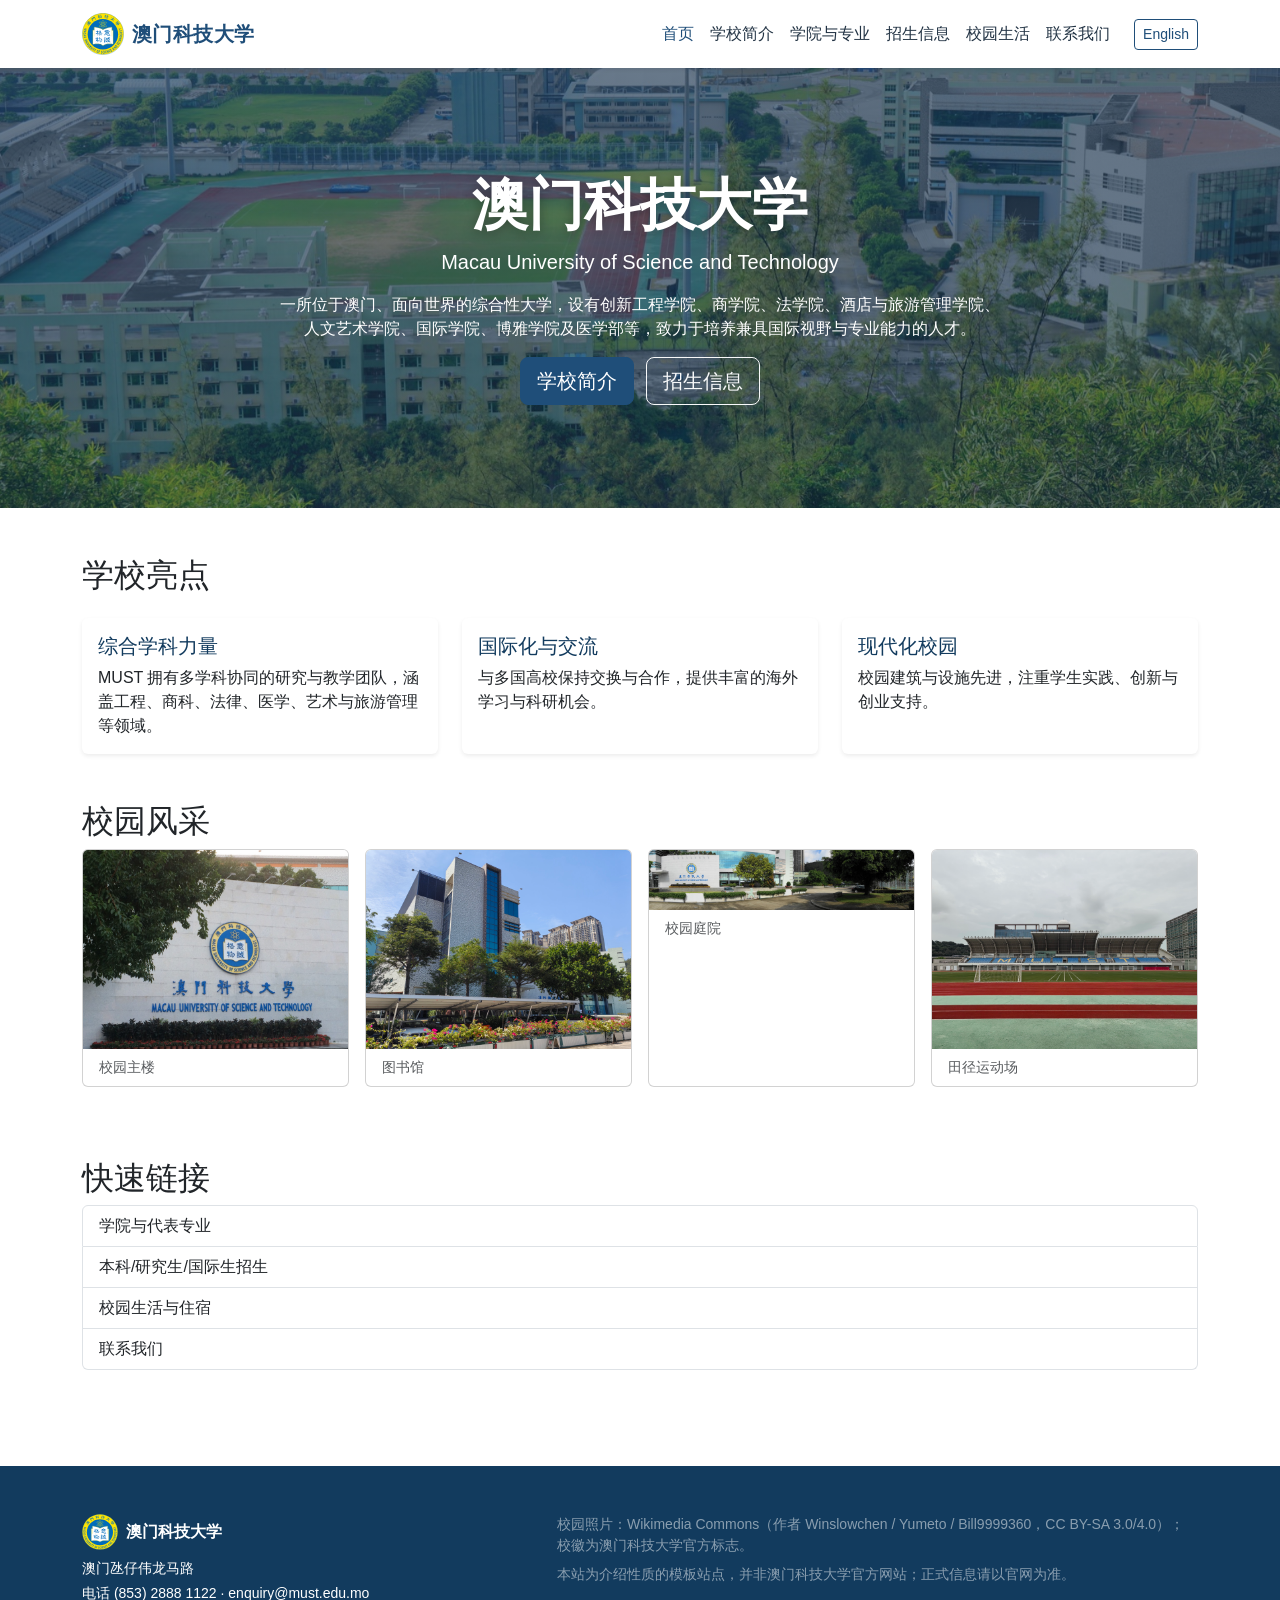
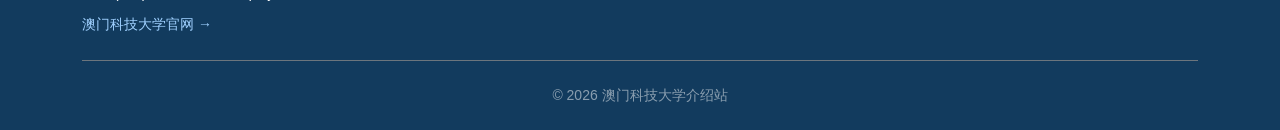
<file: index.html>
<!doctype html>
<html lang="zh-Hans">
  <head>
    <meta charset="utf-8">
    <meta name="viewport" content="width=device-width, initial-scale=1">
    <title>澳门科技大学 — 介绍站</title>
    <link href="https://cdn.jsdelivr.net/npm/bootstrap@5.3.2/dist/css/bootstrap.min.css" rel="stylesheet">
    <link rel="stylesheet" href="assets/css/style.css">
  </head>
  <body>
    
    <nav class="navbar navbar-expand-lg navbar-light bg-white shadow-sm sticky-top">
      <div class="container">
        <a class="navbar-brand d-flex align-items-center" href="index.html">
          <img src="assets/img/logo.svg" alt="澳门科技大学 Macau University of Science and Technology" class="navbar-logo me-2">
          <span class="brand-text">澳门科技大学</span>
        </a>
        <button class="navbar-toggler" type="button" data-bs-toggle="collapse" data-bs-target="#navmenu" aria-label="Toggle navigation">
          <span class="navbar-toggler-icon"></span>
        </button>
        <div class="collapse navbar-collapse" id="navmenu">
          <ul class="navbar-nav ms-auto align-items-lg-center"><li class="nav-item"><a class="nav-link active" href="index.html">首页</a></li><li class="nav-item"><a class="nav-link" href="about.html">学校简介</a></li><li class="nav-item"><a class="nav-link" href="academics.html">学院与专业</a></li><li class="nav-item"><a class="nav-link" href="admissions.html">招生信息</a></li><li class="nav-item"><a class="nav-link" href="life.html">校园生活</a></li><li class="nav-item"><a class="nav-link" href="contact.html">联系我们</a></li></ul>
          <a class="btn btn-sm btn-outline-primary ms-lg-3 mt-2 mt-lg-0 lang-toggle" href="en/index.html">English</a>
        </div>
      </div>
    </nav>
    
    <header class="hero d-flex align-items-center" style="background-image:linear-gradient(rgba(15,42,70,.62),rgba(15,42,70,.62)),url('assets/img/campus-aerial.jpg');">
      <div class="container text-white text-center py-5">
        <h1 class="display-4 fw-bold">澳门科技大学</h1>
        <p class="lead mb-3">Macau University of Science and Technology</p>
        <p class="mx-auto" style="max-width:720px;">一所位于澳门、面向世界的综合性大学，设有创新工程学院、商学院、法学院、酒店与旅游管理学院、人文艺术学院、国际学院、博雅学院及医学部等，致力于培养兼具国际视野与专业能力的人才。</p>
        <a class="btn btn-primary btn-lg me-2" href="about.html">学校简介</a>
        <a class="btn btn-outline-light btn-lg" href="admissions.html">招生信息</a>
      </div>
    </header>
    <main class="container my-5">
      <section class="mb-5">
        <h2 class="mb-4">学校亮点</h2>
        <div class="row g-4">
          <div class="col-md-4"><div class="card h-100 border-0 shadow-sm"><div class="card-body"><h5 class="card-title">综合学科力量</h5><p class="card-text">MUST 拥有多学科协同的研究与教学团队，涵盖工程、商科、法律、医学、艺术与旅游管理等领域。</p></div></div></div>
          <div class="col-md-4"><div class="card h-100 border-0 shadow-sm"><div class="card-body"><h5 class="card-title">国际化与交流</h5><p class="card-text">与多国高校保持交换与合作，提供丰富的海外学习与科研机会。</p></div></div></div>
          <div class="col-md-4"><div class="card h-100 border-0 shadow-sm"><div class="card-body"><h5 class="card-title">现代化校园</h5><p class="card-text">校园建筑与设施先进，注重学生实践、创新与创业支持。</p></div></div></div>
        </div>
      </section>
      
      <section class="mb-5">
        <h2>校园风采</h2>
        <div class="row g-3"><div class="col-sm-6 col-lg-3 mb-4"><div class="card h-100"><img src="assets/img/campus-main.jpg" class="card-img-top" alt="校园主楼"><div class="card-body py-2"><p class="card-text small text-muted mb-0">校园主楼</p></div></div></div><div class="col-sm-6 col-lg-3 mb-4"><div class="card h-100"><img src="assets/img/campus-library.jpg" class="card-img-top" alt="图书馆"><div class="card-body py-2"><p class="card-text small text-muted mb-0">图书馆</p></div></div></div><div class="col-sm-6 col-lg-3 mb-4"><div class="card h-100"><img src="assets/img/campus-yard.jpg" class="card-img-top" alt="校园庭院"><div class="card-body py-2"><p class="card-text small text-muted mb-0">校园庭院</p></div></div></div><div class="col-sm-6 col-lg-3 mb-4"><div class="card h-100"><img src="assets/img/campus-sports.jpg" class="card-img-top" alt="田径运动场"><div class="card-body py-2"><p class="card-text small text-muted mb-0">田径运动场</p></div></div></div></div>
      </section>
      <section>
        <h2>快速链接</h2>
        <div class="list-group">
          <a class="list-group-item list-group-item-action" href="academics.html">学院与代表专业</a>
          <a class="list-group-item list-group-item-action" href="admissions.html">本科/研究生/国际生招生</a>
          <a class="list-group-item list-group-item-action" href="life.html">校园生活与住宿</a>
          <a class="list-group-item list-group-item-action" href="contact.html">联系我们</a>
        </div>
      </section>
    </main>
    
    <footer class="site-footer text-white pt-5 pb-4 mt-5">
      <div class="container">
        <div class="row">
          <div class="col-md-5 mb-4 mb-md-0">
            <div class="d-flex align-items-center mb-2">
              <img src="assets/img/logo.svg" alt="MUST" class="footer-logo me-2">
              <span class="fw-semibold">澳门科技大学</span>
            </div>
            <p class="small mb-1">澳门氹仔伟龙马路</p>
            <p class="small mb-2">电话 (853) 2888 1122 · enquiry@must.edu.mo</p>
            <a class="small" href="https://www.must.edu.mo/" target="_blank" rel="noopener">澳门科技大学官网 →</a>
          </div>
          <div class="col-md-7">
            <p class="small text-white-50 mb-2">校园照片：Wikimedia Commons（作者 Winslowchen / Yumeto / Bill9999360，CC BY-SA 3.0/4.0）；校徽为澳门科技大学官方标志。</p>
            <p class="small text-white-50 mb-0">本站为介绍性质的模板站点，并非澳门科技大学官方网站；正式信息请以官网为准。</p>
          </div>
        </div>
        <div class="text-center small text-white-50 pt-4 mt-4 border-top border-secondary">
          © 2026 澳门科技大学介绍站
        </div>
      </div>
    </footer>
    <script src="https://cdn.jsdelivr.net/npm/bootstrap@5.3.2/dist/js/bootstrap.bundle.min.js"></script>
  </body>
</html>
</file>
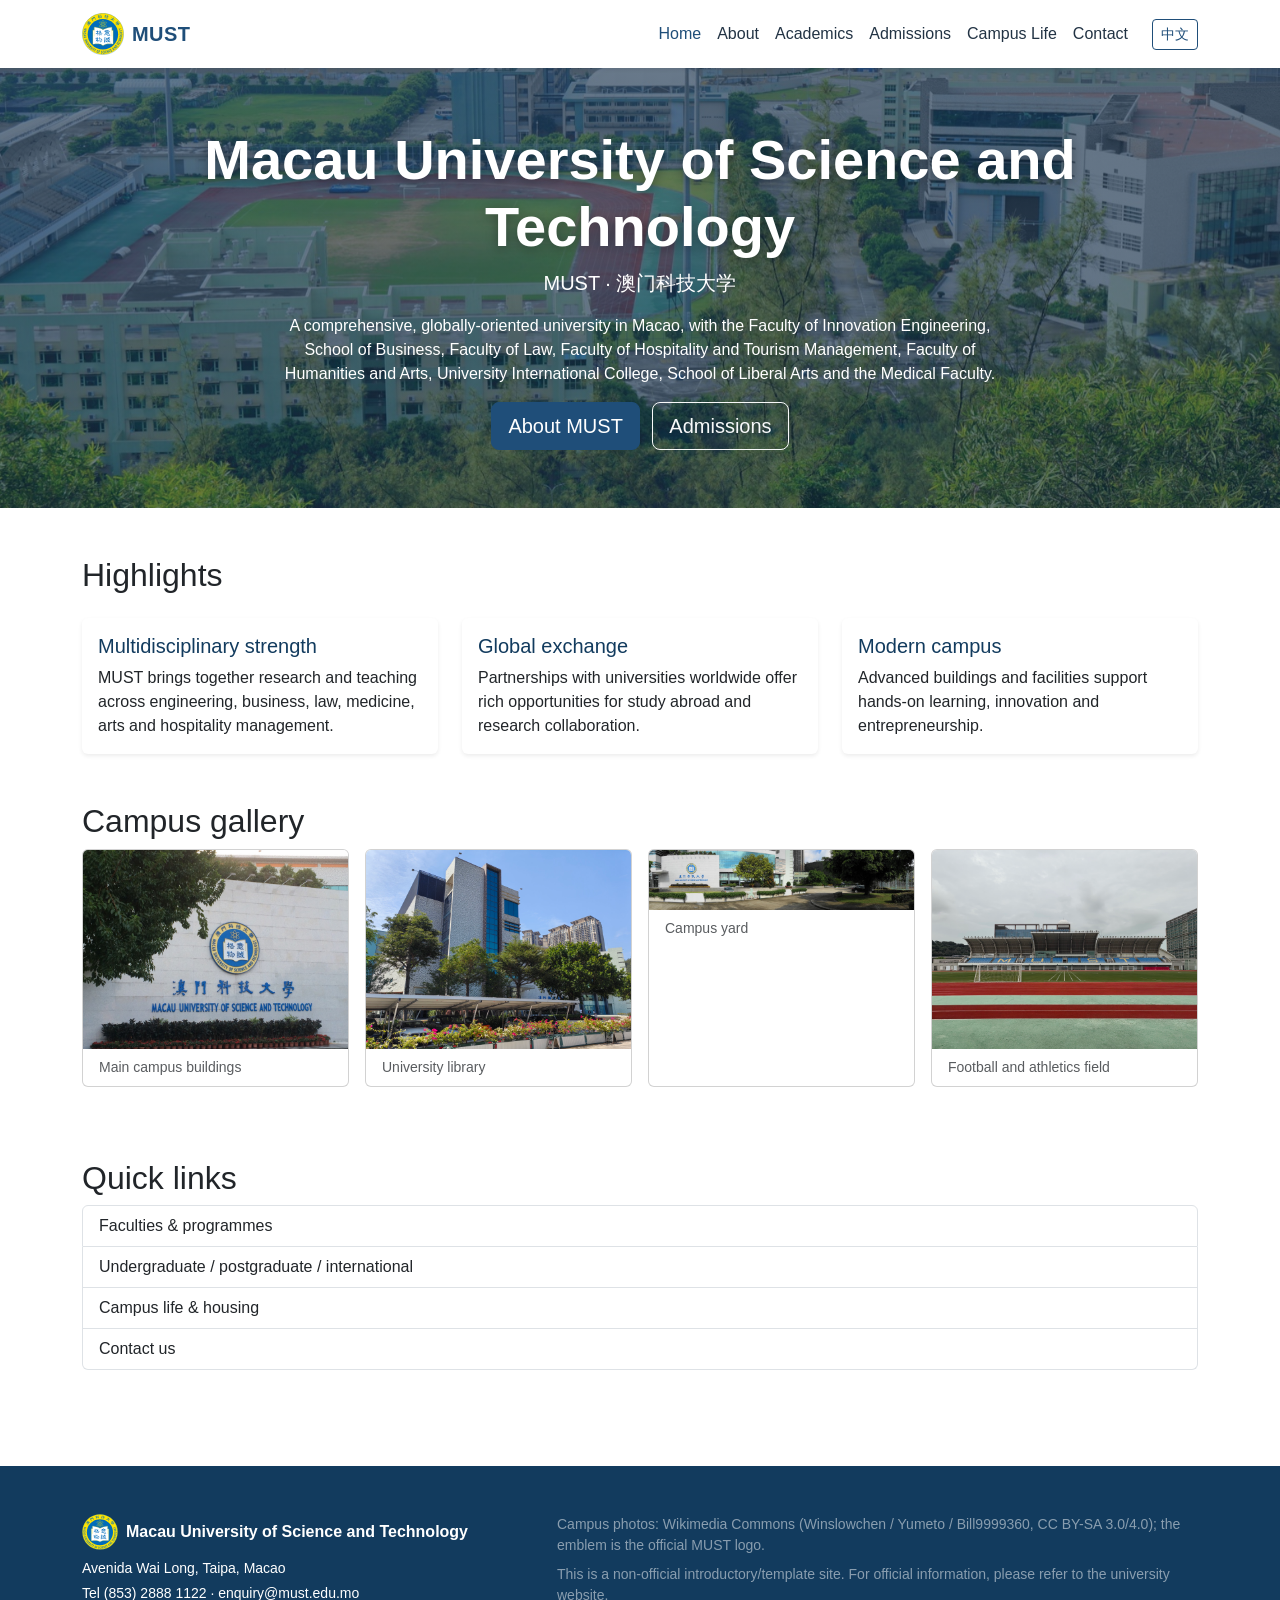
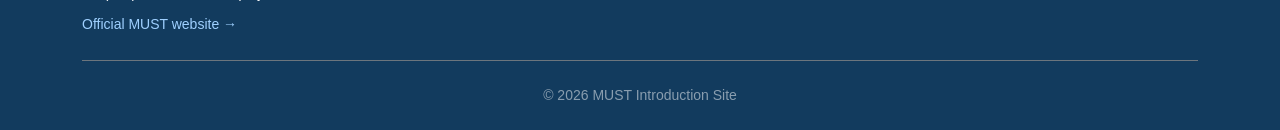
<file: en/index.html>
<!doctype html>
<html lang="en">
  <head>
    <meta charset="utf-8">
    <meta name="viewport" content="width=device-width, initial-scale=1">
    <title>Macau University of Science and Technology — Introduction</title>
    <link href="https://cdn.jsdelivr.net/npm/bootstrap@5.3.2/dist/css/bootstrap.min.css" rel="stylesheet">
    <link rel="stylesheet" href="../assets/css/style.css">
  </head>
  <body>
    
    <nav class="navbar navbar-expand-lg navbar-light bg-white shadow-sm sticky-top">
      <div class="container">
        <a class="navbar-brand d-flex align-items-center" href="index.html">
          <img src="../assets/img/logo.svg" alt="澳门科技大学 Macau University of Science and Technology" class="navbar-logo me-2">
          <span class="brand-text">MUST</span>
        </a>
        <button class="navbar-toggler" type="button" data-bs-toggle="collapse" data-bs-target="#navmenu" aria-label="Toggle navigation">
          <span class="navbar-toggler-icon"></span>
        </button>
        <div class="collapse navbar-collapse" id="navmenu">
          <ul class="navbar-nav ms-auto align-items-lg-center"><li class="nav-item"><a class="nav-link active" href="index.html">Home</a></li><li class="nav-item"><a class="nav-link" href="about.html">About</a></li><li class="nav-item"><a class="nav-link" href="academics.html">Academics</a></li><li class="nav-item"><a class="nav-link" href="admissions.html">Admissions</a></li><li class="nav-item"><a class="nav-link" href="life.html">Campus Life</a></li><li class="nav-item"><a class="nav-link" href="contact.html">Contact</a></li></ul>
          <a class="btn btn-sm btn-outline-primary ms-lg-3 mt-2 mt-lg-0 lang-toggle" href="../index.html">中文</a>
        </div>
      </div>
    </nav>
    
    <header class="hero d-flex align-items-center" style="background-image:linear-gradient(rgba(15,42,70,.62),rgba(15,42,70,.62)),url('../assets/img/campus-aerial.jpg');">
      <div class="container text-white text-center py-5">
        <h1 class="display-4 fw-bold">Macau University of Science and Technology</h1>
        <p class="lead mb-3">MUST · 澳门科技大学</p>
        <p class="mx-auto" style="max-width:720px;">A comprehensive, globally-oriented university in Macao, with the Faculty of Innovation Engineering, School of Business, Faculty of Law, Faculty of Hospitality and Tourism Management, Faculty of Humanities and Arts, University International College, School of Liberal Arts and the Medical Faculty.</p>
        <a class="btn btn-primary btn-lg me-2" href="about.html">About MUST</a>
        <a class="btn btn-outline-light btn-lg" href="admissions.html">Admissions</a>
      </div>
    </header>
    <main class="container my-5">
      <section class="mb-5">
        <h2 class="mb-4">Highlights</h2>
        <div class="row g-4">
          <div class="col-md-4"><div class="card h-100 border-0 shadow-sm"><div class="card-body"><h5 class="card-title">Multidisciplinary strength</h5><p class="card-text">MUST brings together research and teaching across engineering, business, law, medicine, arts and hospitality management.</p></div></div></div>
          <div class="col-md-4"><div class="card h-100 border-0 shadow-sm"><div class="card-body"><h5 class="card-title">Global exchange</h5><p class="card-text">Partnerships with universities worldwide offer rich opportunities for study abroad and research collaboration.</p></div></div></div>
          <div class="col-md-4"><div class="card h-100 border-0 shadow-sm"><div class="card-body"><h5 class="card-title">Modern campus</h5><p class="card-text">Advanced buildings and facilities support hands-on learning, innovation and entrepreneurship.</p></div></div></div>
        </div>
      </section>
      
      <section class="mb-5">
        <h2>Campus gallery</h2>
        <div class="row g-3"><div class="col-sm-6 col-lg-3 mb-4"><div class="card h-100"><img src="../assets/img/campus-main.jpg" class="card-img-top" alt="Main campus"><div class="card-body py-2"><p class="card-text small text-muted mb-0">Main campus buildings</p></div></div></div><div class="col-sm-6 col-lg-3 mb-4"><div class="card h-100"><img src="../assets/img/campus-library.jpg" class="card-img-top" alt="Library"><div class="card-body py-2"><p class="card-text small text-muted mb-0">University library</p></div></div></div><div class="col-sm-6 col-lg-3 mb-4"><div class="card h-100"><img src="../assets/img/campus-yard.jpg" class="card-img-top" alt="Campus yard"><div class="card-body py-2"><p class="card-text small text-muted mb-0">Campus yard</p></div></div></div><div class="col-sm-6 col-lg-3 mb-4"><div class="card h-100"><img src="../assets/img/campus-sports.jpg" class="card-img-top" alt="Sports field"><div class="card-body py-2"><p class="card-text small text-muted mb-0">Football and athletics field</p></div></div></div></div>
      </section>
      <section>
        <h2>Quick links</h2>
        <div class="list-group">
          <a class="list-group-item list-group-item-action" href="academics.html">Faculties & programmes</a>
          <a class="list-group-item list-group-item-action" href="admissions.html">Undergraduate / postgraduate / international</a>
          <a class="list-group-item list-group-item-action" href="life.html">Campus life & housing</a>
          <a class="list-group-item list-group-item-action" href="contact.html">Contact us</a>
        </div>
      </section>
    </main>
    
    <footer class="site-footer text-white pt-5 pb-4 mt-5">
      <div class="container">
        <div class="row">
          <div class="col-md-5 mb-4 mb-md-0">
            <div class="d-flex align-items-center mb-2">
              <img src="../assets/img/logo.svg" alt="MUST" class="footer-logo me-2">
              <span class="fw-semibold">Macau University of Science and Technology</span>
            </div>
            <p class="small mb-1">Avenida Wai Long, Taipa, Macao</p>
            <p class="small mb-2">Tel (853) 2888 1122 · enquiry@must.edu.mo</p>
            <a class="small" href="https://www.must.edu.mo/" target="_blank" rel="noopener">Official MUST website →</a>
          </div>
          <div class="col-md-7">
            <p class="small text-white-50 mb-2">Campus photos: Wikimedia Commons (Winslowchen / Yumeto / Bill9999360, CC BY-SA 3.0/4.0); the emblem is the official MUST logo.</p>
            <p class="small text-white-50 mb-0">This is a non-official introductory/template site. For official information, please refer to the university website.</p>
          </div>
        </div>
        <div class="text-center small text-white-50 pt-4 mt-4 border-top border-secondary">
          © 2026 MUST Introduction Site
        </div>
      </div>
    </footer>
    <script src="https://cdn.jsdelivr.net/npm/bootstrap@5.3.2/dist/js/bootstrap.bundle.min.js"></script>
  </body>
</html>
</file>
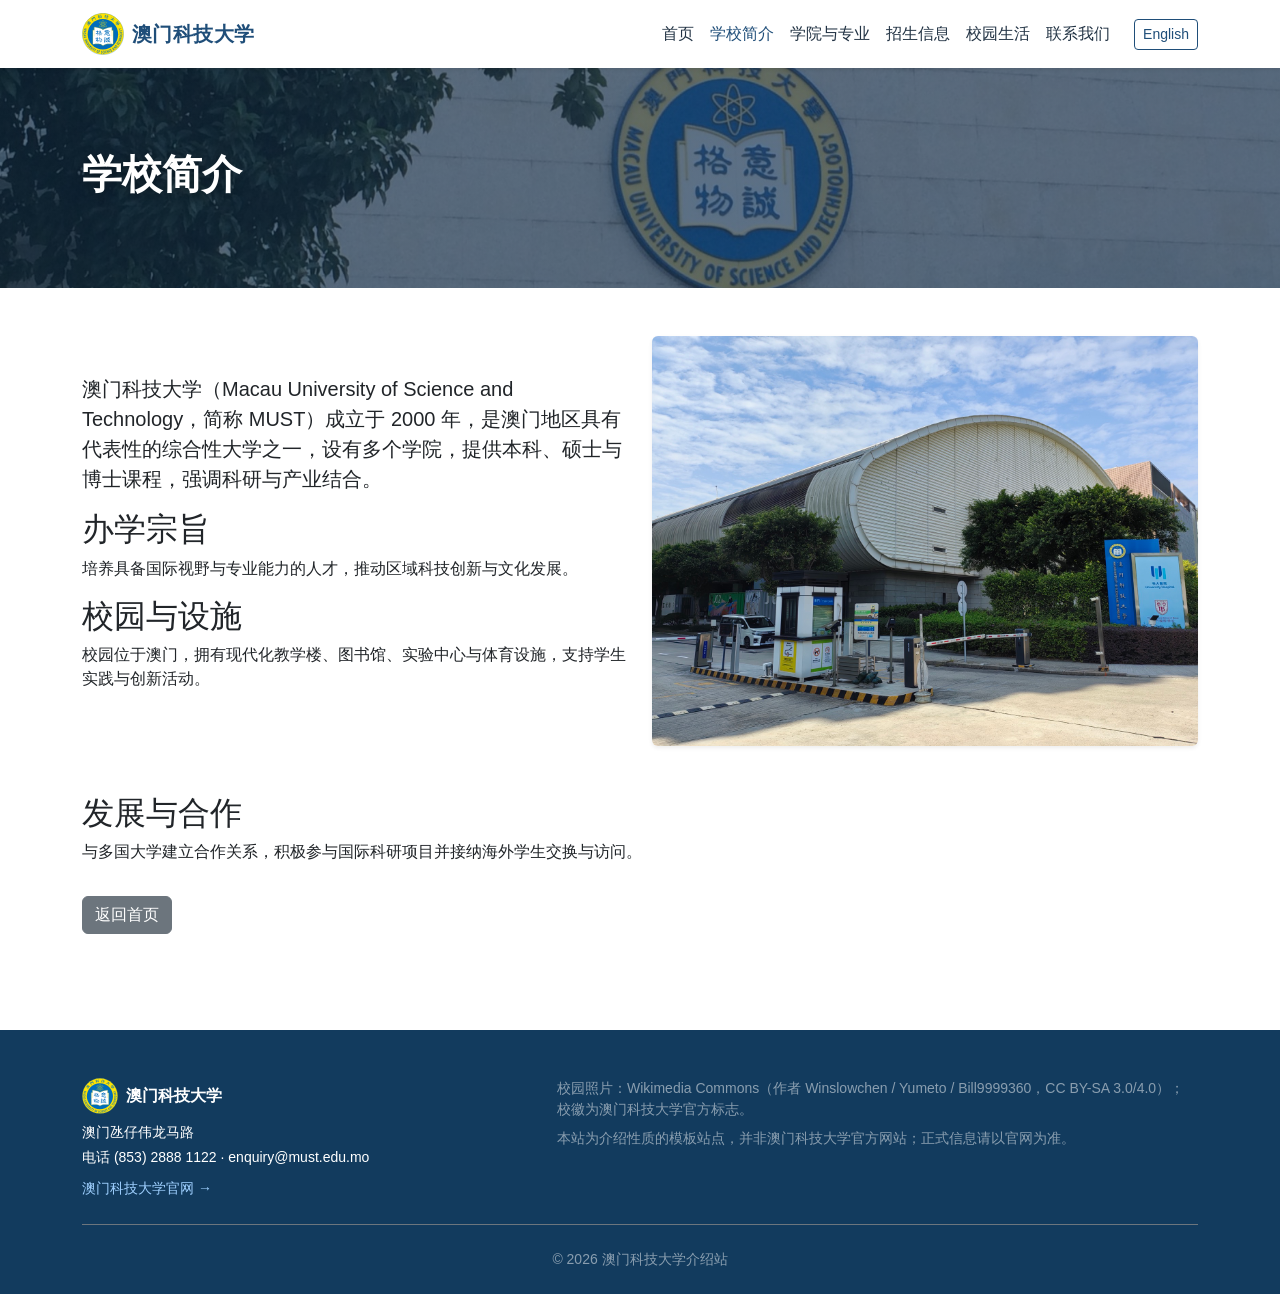
<file: about.html>
<!doctype html>
<html lang="zh-Hans">
  <head>
    <meta charset="utf-8">
    <meta name="viewport" content="width=device-width, initial-scale=1">
    <title>学校简介 — 澳门科技大学</title>
    <link href="https://cdn.jsdelivr.net/npm/bootstrap@5.3.2/dist/css/bootstrap.min.css" rel="stylesheet">
    <link rel="stylesheet" href="assets/css/style.css">
  </head>
  <body>
    
    <nav class="navbar navbar-expand-lg navbar-light bg-white shadow-sm sticky-top">
      <div class="container">
        <a class="navbar-brand d-flex align-items-center" href="index.html">
          <img src="assets/img/logo.svg" alt="澳门科技大学 Macau University of Science and Technology" class="navbar-logo me-2">
          <span class="brand-text">澳门科技大学</span>
        </a>
        <button class="navbar-toggler" type="button" data-bs-toggle="collapse" data-bs-target="#navmenu" aria-label="Toggle navigation">
          <span class="navbar-toggler-icon"></span>
        </button>
        <div class="collapse navbar-collapse" id="navmenu">
          <ul class="navbar-nav ms-auto align-items-lg-center"><li class="nav-item"><a class="nav-link" href="index.html">首页</a></li><li class="nav-item"><a class="nav-link active" href="about.html">学校简介</a></li><li class="nav-item"><a class="nav-link" href="academics.html">学院与专业</a></li><li class="nav-item"><a class="nav-link" href="admissions.html">招生信息</a></li><li class="nav-item"><a class="nav-link" href="life.html">校园生活</a></li><li class="nav-item"><a class="nav-link" href="contact.html">联系我们</a></li></ul>
          <a class="btn btn-sm btn-outline-primary ms-lg-3 mt-2 mt-lg-0 lang-toggle" href="en/about.html">English</a>
        </div>
      </div>
    </nav>
    
    <header class="page-hero d-flex align-items-center" style="background-image:linear-gradient(rgba(15,42,70,.6),rgba(15,42,70,.6)),url('assets/img/campus-main.jpg');">
      <div class="container text-white py-5"><h1 class="fw-bold">学校简介</h1></div>
    </header>
    <main class="container my-5">
      <div class="row g-4 align-items-center">
        <div class="col-lg-6">
          <p class="lead">澳门科技大学（Macau University of Science and Technology，简称 MUST）成立于 2000 年，是澳门地区具有代表性的综合性大学之一，设有多个学院，提供本科、硕士与博士课程，强调科研与产业结合。</p>
          <h2>办学宗旨</h2>
          <p>培养具备国际视野与专业能力的人才，推动区域科技创新与文化发展。</p>
          <h2>校园与设施</h2>
          <p>校园位于澳门，拥有现代化教学楼、图书馆、实验中心与体育设施，支持学生实践与创新活动。</p>
        </div>
        <div class="col-lg-6"><img src="assets/img/campus-campus.jpg" alt="校园景观" class="img-fluid rounded shadow-sm"></div>
      </div>
      <h2 class="mt-5">发展与合作</h2>
      <p>与多国大学建立合作关系，积极参与国际科研项目并接纳海外学生交换与访问。</p>
      <a class="btn btn-secondary mt-3" href="index.html">返回首页</a>
    </main>
    
    <footer class="site-footer text-white pt-5 pb-4 mt-5">
      <div class="container">
        <div class="row">
          <div class="col-md-5 mb-4 mb-md-0">
            <div class="d-flex align-items-center mb-2">
              <img src="assets/img/logo.svg" alt="MUST" class="footer-logo me-2">
              <span class="fw-semibold">澳门科技大学</span>
            </div>
            <p class="small mb-1">澳门氹仔伟龙马路</p>
            <p class="small mb-2">电话 (853) 2888 1122 · enquiry@must.edu.mo</p>
            <a class="small" href="https://www.must.edu.mo/" target="_blank" rel="noopener">澳门科技大学官网 →</a>
          </div>
          <div class="col-md-7">
            <p class="small text-white-50 mb-2">校园照片：Wikimedia Commons（作者 Winslowchen / Yumeto / Bill9999360，CC BY-SA 3.0/4.0）；校徽为澳门科技大学官方标志。</p>
            <p class="small text-white-50 mb-0">本站为介绍性质的模板站点，并非澳门科技大学官方网站；正式信息请以官网为准。</p>
          </div>
        </div>
        <div class="text-center small text-white-50 pt-4 mt-4 border-top border-secondary">
          © 2026 澳门科技大学介绍站
        </div>
      </div>
    </footer>
    <script src="https://cdn.jsdelivr.net/npm/bootstrap@5.3.2/dist/js/bootstrap.bundle.min.js"></script>
  </body>
</html>
</file>
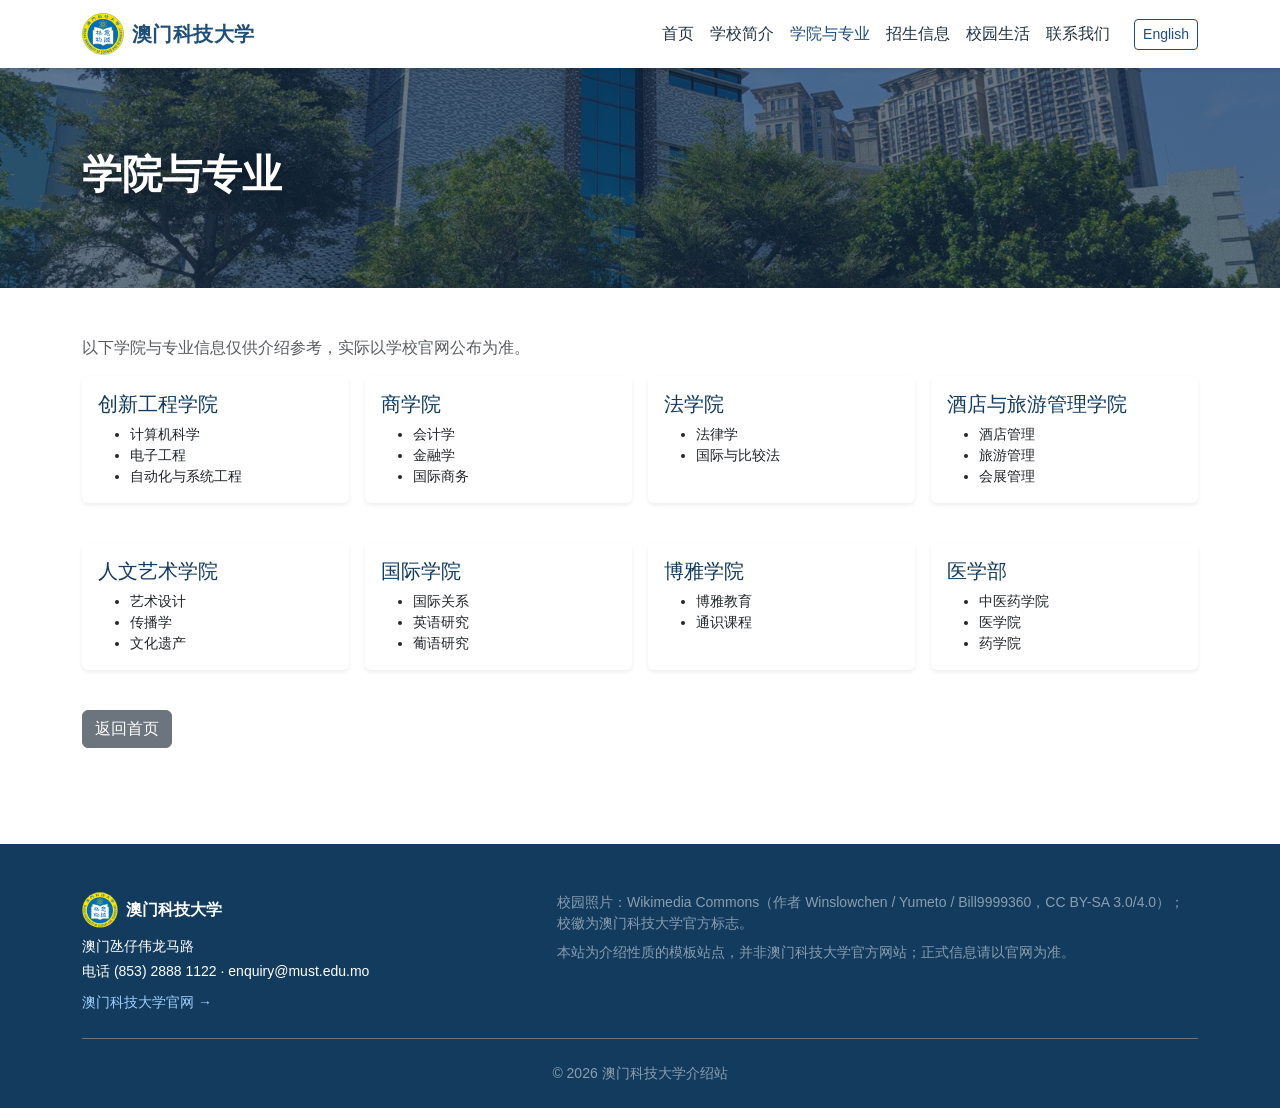
<file: academics.html>
<!doctype html>
<html lang="zh-Hans">
  <head>
    <meta charset="utf-8">
    <meta name="viewport" content="width=device-width, initial-scale=1">
    <title>学院与专业 — 澳门科技大学</title>
    <link href="https://cdn.jsdelivr.net/npm/bootstrap@5.3.2/dist/css/bootstrap.min.css" rel="stylesheet">
    <link rel="stylesheet" href="assets/css/style.css">
  </head>
  <body>
    
    <nav class="navbar navbar-expand-lg navbar-light bg-white shadow-sm sticky-top">
      <div class="container">
        <a class="navbar-brand d-flex align-items-center" href="index.html">
          <img src="assets/img/logo.svg" alt="澳门科技大学 Macau University of Science and Technology" class="navbar-logo me-2">
          <span class="brand-text">澳门科技大学</span>
        </a>
        <button class="navbar-toggler" type="button" data-bs-toggle="collapse" data-bs-target="#navmenu" aria-label="Toggle navigation">
          <span class="navbar-toggler-icon"></span>
        </button>
        <div class="collapse navbar-collapse" id="navmenu">
          <ul class="navbar-nav ms-auto align-items-lg-center"><li class="nav-item"><a class="nav-link" href="index.html">首页</a></li><li class="nav-item"><a class="nav-link" href="about.html">学校简介</a></li><li class="nav-item"><a class="nav-link active" href="academics.html">学院与专业</a></li><li class="nav-item"><a class="nav-link" href="admissions.html">招生信息</a></li><li class="nav-item"><a class="nav-link" href="life.html">校园生活</a></li><li class="nav-item"><a class="nav-link" href="contact.html">联系我们</a></li></ul>
          <a class="btn btn-sm btn-outline-primary ms-lg-3 mt-2 mt-lg-0 lang-toggle" href="en/academics.html">English</a>
        </div>
      </div>
    </nav>
    
    <header class="page-hero d-flex align-items-center" style="background-image:linear-gradient(rgba(15,42,70,.6),rgba(15,42,70,.6)),url('assets/img/campus-library.jpg');">
      <div class="container text-white py-5"><h1 class="fw-bold">学院与专业</h1></div>
    </header>
    <main class="container my-5">
      <p class="text-muted">以下学院与专业信息仅供介绍参考，实际以学校官网公布为准。</p>
      <div class="row g-3"><div class="col-md-6 col-lg-3 mb-4"><div class="card h-100 border-0 shadow-sm"><div class="card-body"><h5 class="card-title">创新工程学院</h5><ul class="small mb-0"><li>计算机科学</li><li>电子工程</li><li>自动化与系统工程</li></ul></div></div></div><div class="col-md-6 col-lg-3 mb-4"><div class="card h-100 border-0 shadow-sm"><div class="card-body"><h5 class="card-title">商学院</h5><ul class="small mb-0"><li>会计学</li><li>金融学</li><li>国际商务</li></ul></div></div></div><div class="col-md-6 col-lg-3 mb-4"><div class="card h-100 border-0 shadow-sm"><div class="card-body"><h5 class="card-title">法学院</h5><ul class="small mb-0"><li>法律学</li><li>国际与比较法</li></ul></div></div></div><div class="col-md-6 col-lg-3 mb-4"><div class="card h-100 border-0 shadow-sm"><div class="card-body"><h5 class="card-title">酒店与旅游管理学院</h5><ul class="small mb-0"><li>酒店管理</li><li>旅游管理</li><li>会展管理</li></ul></div></div></div><div class="col-md-6 col-lg-3 mb-4"><div class="card h-100 border-0 shadow-sm"><div class="card-body"><h5 class="card-title">人文艺术学院</h5><ul class="small mb-0"><li>艺术设计</li><li>传播学</li><li>文化遗产</li></ul></div></div></div><div class="col-md-6 col-lg-3 mb-4"><div class="card h-100 border-0 shadow-sm"><div class="card-body"><h5 class="card-title">国际学院</h5><ul class="small mb-0"><li>国际关系</li><li>英语研究</li><li>葡语研究</li></ul></div></div></div><div class="col-md-6 col-lg-3 mb-4"><div class="card h-100 border-0 shadow-sm"><div class="card-body"><h5 class="card-title">博雅学院</h5><ul class="small mb-0"><li>博雅教育</li><li>通识课程</li></ul></div></div></div><div class="col-md-6 col-lg-3 mb-4"><div class="card h-100 border-0 shadow-sm"><div class="card-body"><h5 class="card-title">医学部</h5><ul class="small mb-0"><li>中医药学院</li><li>医学院</li><li>药学院</li></ul></div></div></div></div>
      <a class="btn btn-secondary mt-3" href="index.html">返回首页</a>
    </main>
    
    <footer class="site-footer text-white pt-5 pb-4 mt-5">
      <div class="container">
        <div class="row">
          <div class="col-md-5 mb-4 mb-md-0">
            <div class="d-flex align-items-center mb-2">
              <img src="assets/img/logo.svg" alt="MUST" class="footer-logo me-2">
              <span class="fw-semibold">澳门科技大学</span>
            </div>
            <p class="small mb-1">澳门氹仔伟龙马路</p>
            <p class="small mb-2">电话 (853) 2888 1122 · enquiry@must.edu.mo</p>
            <a class="small" href="https://www.must.edu.mo/" target="_blank" rel="noopener">澳门科技大学官网 →</a>
          </div>
          <div class="col-md-7">
            <p class="small text-white-50 mb-2">校园照片：Wikimedia Commons（作者 Winslowchen / Yumeto / Bill9999360，CC BY-SA 3.0/4.0）；校徽为澳门科技大学官方标志。</p>
            <p class="small text-white-50 mb-0">本站为介绍性质的模板站点，并非澳门科技大学官方网站；正式信息请以官网为准。</p>
          </div>
        </div>
        <div class="text-center small text-white-50 pt-4 mt-4 border-top border-secondary">
          © 2026 澳门科技大学介绍站
        </div>
      </div>
    </footer>
    <script src="https://cdn.jsdelivr.net/npm/bootstrap@5.3.2/dist/js/bootstrap.bundle.min.js"></script>
  </body>
</html>
</file>
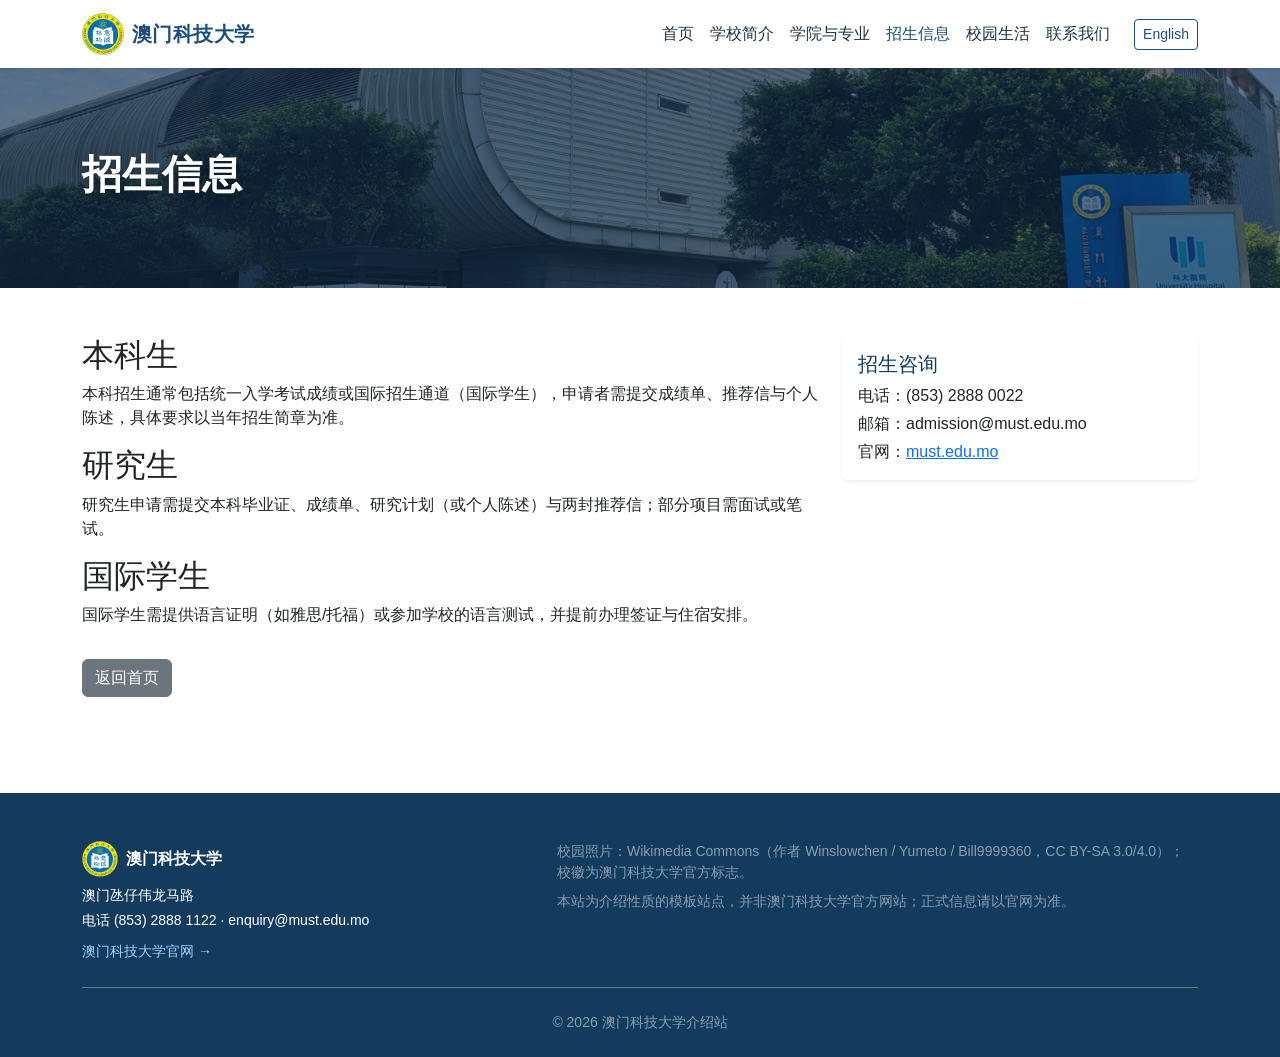
<file: admissions.html>
<!doctype html>
<html lang="zh-Hans">
  <head>
    <meta charset="utf-8">
    <meta name="viewport" content="width=device-width, initial-scale=1">
    <title>招生信息 — 澳门科技大学</title>
    <link href="https://cdn.jsdelivr.net/npm/bootstrap@5.3.2/dist/css/bootstrap.min.css" rel="stylesheet">
    <link rel="stylesheet" href="assets/css/style.css">
  </head>
  <body>
    
    <nav class="navbar navbar-expand-lg navbar-light bg-white shadow-sm sticky-top">
      <div class="container">
        <a class="navbar-brand d-flex align-items-center" href="index.html">
          <img src="assets/img/logo.svg" alt="澳门科技大学 Macau University of Science and Technology" class="navbar-logo me-2">
          <span class="brand-text">澳门科技大学</span>
        </a>
        <button class="navbar-toggler" type="button" data-bs-toggle="collapse" data-bs-target="#navmenu" aria-label="Toggle navigation">
          <span class="navbar-toggler-icon"></span>
        </button>
        <div class="collapse navbar-collapse" id="navmenu">
          <ul class="navbar-nav ms-auto align-items-lg-center"><li class="nav-item"><a class="nav-link" href="index.html">首页</a></li><li class="nav-item"><a class="nav-link" href="about.html">学校简介</a></li><li class="nav-item"><a class="nav-link" href="academics.html">学院与专业</a></li><li class="nav-item"><a class="nav-link active" href="admissions.html">招生信息</a></li><li class="nav-item"><a class="nav-link" href="life.html">校园生活</a></li><li class="nav-item"><a class="nav-link" href="contact.html">联系我们</a></li></ul>
          <a class="btn btn-sm btn-outline-primary ms-lg-3 mt-2 mt-lg-0 lang-toggle" href="en/admissions.html">English</a>
        </div>
      </div>
    </nav>
    
    <header class="page-hero d-flex align-items-center" style="background-image:linear-gradient(rgba(15,42,70,.6),rgba(15,42,70,.6)),url('assets/img/campus-campus.jpg');">
      <div class="container text-white py-5"><h1 class="fw-bold">招生信息</h1></div>
    </header>
    <main class="container my-5">
      <div class="row g-4">
        <div class="col-lg-8">
          <h2>本科生</h2>
          <p>本科招生通常包括统一入学考试成绩或国际招生通道（国际学生），申请者需提交成绩单、推荐信与个人陈述，具体要求以当年招生简章为准。</p>
          <h2>研究生</h2>
          <p>研究生申请需提交本科毕业证、成绩单、研究计划（或个人陈述）与两封推荐信；部分项目需面试或笔试。</p>
          <h2>国际学生</h2>
          <p>国际学生需提供语言证明（如雅思/托福）或参加学校的语言测试，并提前办理签证与住宿安排。</p>
        </div>
        <div class="col-lg-4">
          <div class="card border-0 shadow-sm"><div class="card-body">
            <h5 class="card-title">招生咨询</h5>
            <p class="mb-1">电话：(853) 2888 0022</p>
            <p class="mb-1">邮箱：admission@must.edu.mo</p>
            <p class="mb-0">官网：<a href="https://www.must.edu.mo/" target="_blank" rel="noopener">must.edu.mo</a></p>
          </div></div>
        </div>
      </div>
      <a class="btn btn-secondary mt-3" href="index.html">返回首页</a>
    </main>
    
    <footer class="site-footer text-white pt-5 pb-4 mt-5">
      <div class="container">
        <div class="row">
          <div class="col-md-5 mb-4 mb-md-0">
            <div class="d-flex align-items-center mb-2">
              <img src="assets/img/logo.svg" alt="MUST" class="footer-logo me-2">
              <span class="fw-semibold">澳门科技大学</span>
            </div>
            <p class="small mb-1">澳门氹仔伟龙马路</p>
            <p class="small mb-2">电话 (853) 2888 1122 · enquiry@must.edu.mo</p>
            <a class="small" href="https://www.must.edu.mo/" target="_blank" rel="noopener">澳门科技大学官网 →</a>
          </div>
          <div class="col-md-7">
            <p class="small text-white-50 mb-2">校园照片：Wikimedia Commons（作者 Winslowchen / Yumeto / Bill9999360，CC BY-SA 3.0/4.0）；校徽为澳门科技大学官方标志。</p>
            <p class="small text-white-50 mb-0">本站为介绍性质的模板站点，并非澳门科技大学官方网站；正式信息请以官网为准。</p>
          </div>
        </div>
        <div class="text-center small text-white-50 pt-4 mt-4 border-top border-secondary">
          © 2026 澳门科技大学介绍站
        </div>
      </div>
    </footer>
    <script src="https://cdn.jsdelivr.net/npm/bootstrap@5.3.2/dist/js/bootstrap.bundle.min.js"></script>
  </body>
</html>
</file>
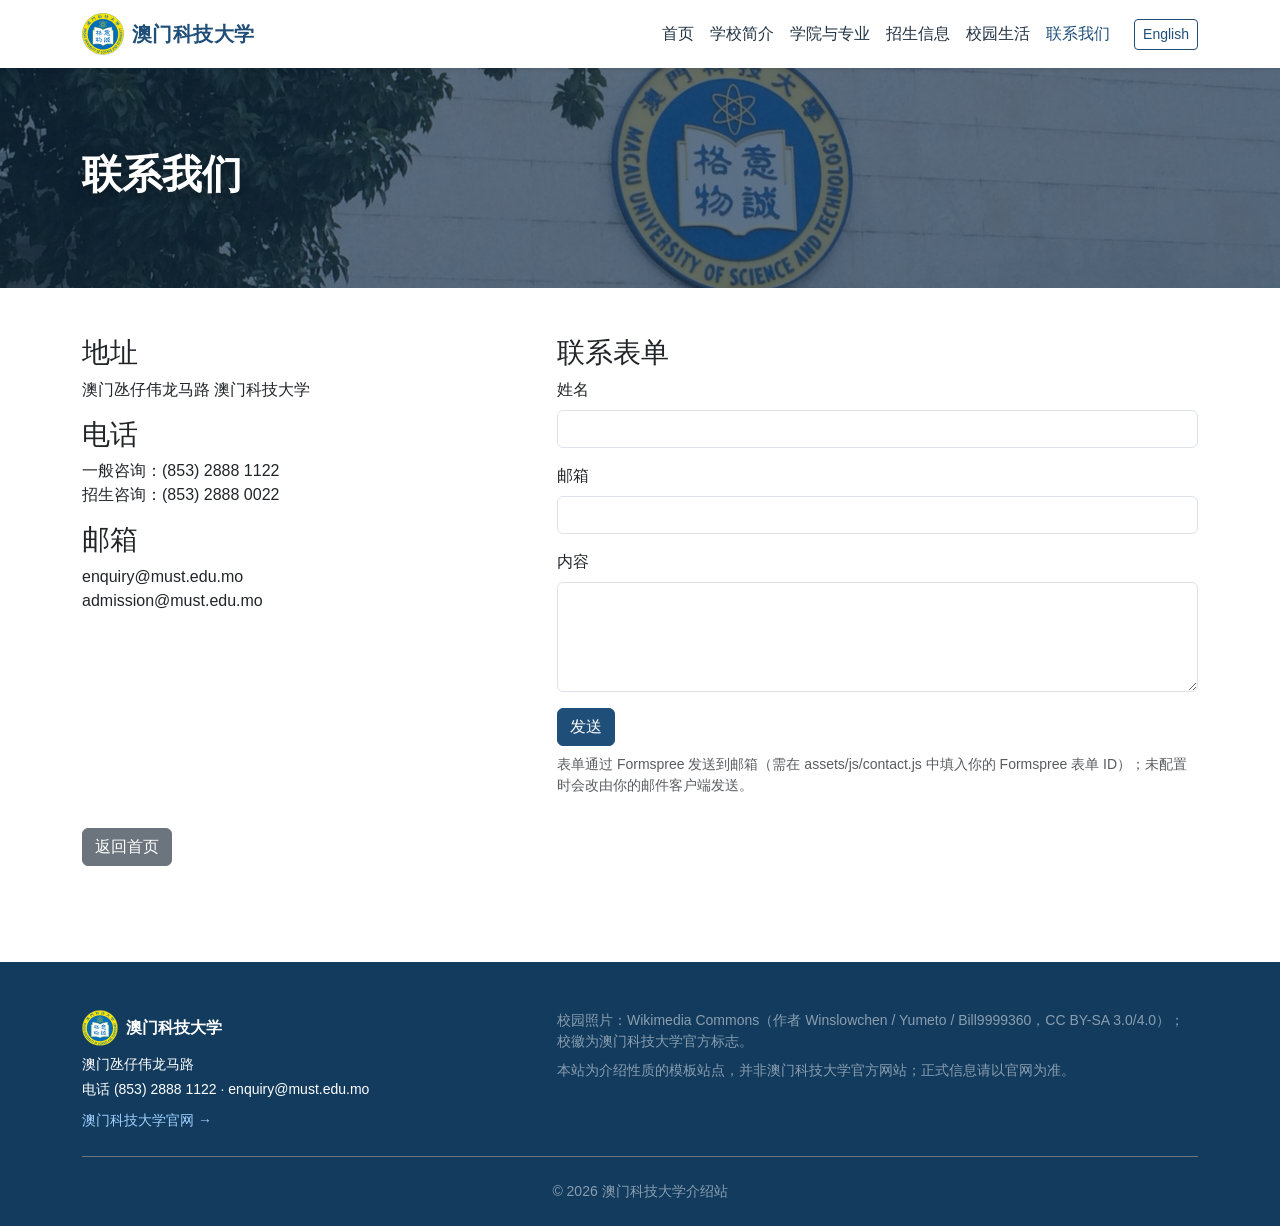
<file: contact.html>
<!doctype html>
<html lang="zh-Hans">
  <head>
    <meta charset="utf-8">
    <meta name="viewport" content="width=device-width, initial-scale=1">
    <title>联系我们 — 澳门科技大学</title>
    <link href="https://cdn.jsdelivr.net/npm/bootstrap@5.3.2/dist/css/bootstrap.min.css" rel="stylesheet">
    <link rel="stylesheet" href="assets/css/style.css">
  </head>
  <body>
    
    <nav class="navbar navbar-expand-lg navbar-light bg-white shadow-sm sticky-top">
      <div class="container">
        <a class="navbar-brand d-flex align-items-center" href="index.html">
          <img src="assets/img/logo.svg" alt="澳门科技大学 Macau University of Science and Technology" class="navbar-logo me-2">
          <span class="brand-text">澳门科技大学</span>
        </a>
        <button class="navbar-toggler" type="button" data-bs-toggle="collapse" data-bs-target="#navmenu" aria-label="Toggle navigation">
          <span class="navbar-toggler-icon"></span>
        </button>
        <div class="collapse navbar-collapse" id="navmenu">
          <ul class="navbar-nav ms-auto align-items-lg-center"><li class="nav-item"><a class="nav-link" href="index.html">首页</a></li><li class="nav-item"><a class="nav-link" href="about.html">学校简介</a></li><li class="nav-item"><a class="nav-link" href="academics.html">学院与专业</a></li><li class="nav-item"><a class="nav-link" href="admissions.html">招生信息</a></li><li class="nav-item"><a class="nav-link" href="life.html">校园生活</a></li><li class="nav-item"><a class="nav-link active" href="contact.html">联系我们</a></li></ul>
          <a class="btn btn-sm btn-outline-primary ms-lg-3 mt-2 mt-lg-0 lang-toggle" href="en/contact.html">English</a>
        </div>
      </div>
    </nav>
    
    <header class="page-hero d-flex align-items-center" style="background-image:linear-gradient(rgba(15,42,70,.6),rgba(15,42,70,.6)),url('assets/img/campus-main.jpg');">
      <div class="container text-white py-5"><h1 class="fw-bold">联系我们</h1></div>
    </header>
    <main class="container my-5">
      <div class="row g-4">
        <div class="col-md-5">
          <h3>地址</h3>
          <p>澳门氹仔伟龙马路 澳门科技大学</p>
          <h3>电话</h3>
          <p>一般咨询：(853) 2888 1122<br>招生咨询：(853) 2888 0022</p>
          <h3>邮箱</h3>
          <p>enquiry@must.edu.mo<br>admission@must.edu.mo</p>
        </div>
        <div class="col-md-7">
          <h3>联系表单</h3>
          
    <form id="contactForm"
          action="https://formspree.io/f/YOUR_FORM_ID" method="POST"
          data-mailto="enquiry@must.edu.mo"
          data-subject="MUST 网站咨询"
          data-sending="发送中…"
          data-success="感谢你的消息！我们已收到，将尽快与你联系。"
          data-error="发送失败，请稍后重试，或直接发送邮件至 enquiry@must.edu.mo。"
          data-submit="发送">
      <input type="text" name="_gotcha" style="display:none" tabindex="-1" autocomplete="off">
      <div class="mb-3">
        <label class="form-label" for="name">姓名</label>
        <input class="form-control" id="name" name="name" required>
      </div>
      <div class="mb-3">
        <label class="form-label" for="email">邮箱</label>
        <input class="form-control" id="email" name="email" type="email" required>
      </div>
      <div class="mb-3">
        <label class="form-label" for="message">内容</label>
        <textarea class="form-control" id="message" name="message" rows="4" required></textarea>
      </div>
      <button class="btn btn-primary" type="submit" id="submitBtn">发送</button>
      <div id="formAlert" class="mt-3" style="display:none;"></div>
    </form>
          <p class="mt-2 small text-muted">表单通过 Formspree 发送到邮箱（需在 assets/js/contact.js 中填入你的 Formspree 表单 ID）；未配置时会改由你的邮件客户端发送。</p>
        </div>
      </div>
      <a class="btn btn-secondary mt-3" href="index.html">返回首页</a>
    </main>
    <script src="assets/js/contact.js"></script>
    
    <footer class="site-footer text-white pt-5 pb-4 mt-5">
      <div class="container">
        <div class="row">
          <div class="col-md-5 mb-4 mb-md-0">
            <div class="d-flex align-items-center mb-2">
              <img src="assets/img/logo.svg" alt="MUST" class="footer-logo me-2">
              <span class="fw-semibold">澳门科技大学</span>
            </div>
            <p class="small mb-1">澳门氹仔伟龙马路</p>
            <p class="small mb-2">电话 (853) 2888 1122 · enquiry@must.edu.mo</p>
            <a class="small" href="https://www.must.edu.mo/" target="_blank" rel="noopener">澳门科技大学官网 →</a>
          </div>
          <div class="col-md-7">
            <p class="small text-white-50 mb-2">校园照片：Wikimedia Commons（作者 Winslowchen / Yumeto / Bill9999360，CC BY-SA 3.0/4.0）；校徽为澳门科技大学官方标志。</p>
            <p class="small text-white-50 mb-0">本站为介绍性质的模板站点，并非澳门科技大学官方网站；正式信息请以官网为准。</p>
          </div>
        </div>
        <div class="text-center small text-white-50 pt-4 mt-4 border-top border-secondary">
          © 2026 澳门科技大学介绍站
        </div>
      </div>
    </footer>
    <script src="https://cdn.jsdelivr.net/npm/bootstrap@5.3.2/dist/js/bootstrap.bundle.min.js"></script>
  </body>
</html>
</file>
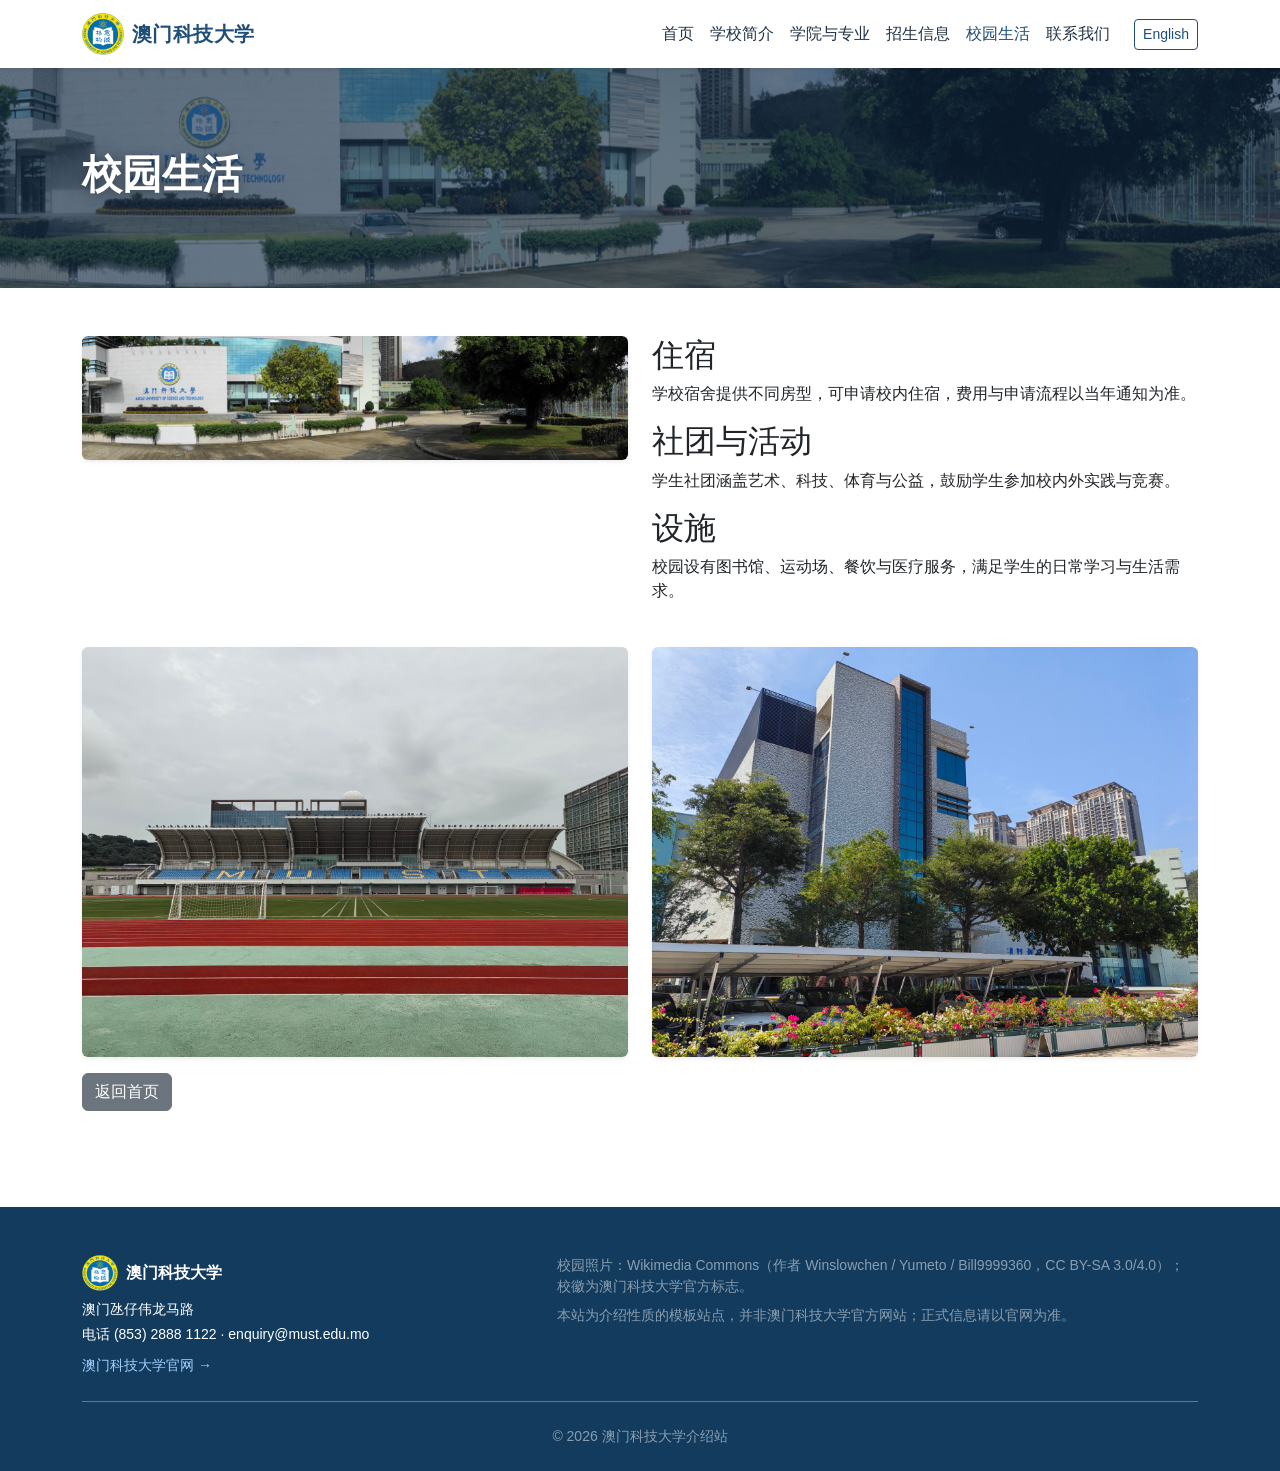
<file: life.html>
<!doctype html>
<html lang="zh-Hans">
  <head>
    <meta charset="utf-8">
    <meta name="viewport" content="width=device-width, initial-scale=1">
    <title>校园生活 — 澳门科技大学</title>
    <link href="https://cdn.jsdelivr.net/npm/bootstrap@5.3.2/dist/css/bootstrap.min.css" rel="stylesheet">
    <link rel="stylesheet" href="assets/css/style.css">
  </head>
  <body>
    
    <nav class="navbar navbar-expand-lg navbar-light bg-white shadow-sm sticky-top">
      <div class="container">
        <a class="navbar-brand d-flex align-items-center" href="index.html">
          <img src="assets/img/logo.svg" alt="澳门科技大学 Macau University of Science and Technology" class="navbar-logo me-2">
          <span class="brand-text">澳门科技大学</span>
        </a>
        <button class="navbar-toggler" type="button" data-bs-toggle="collapse" data-bs-target="#navmenu" aria-label="Toggle navigation">
          <span class="navbar-toggler-icon"></span>
        </button>
        <div class="collapse navbar-collapse" id="navmenu">
          <ul class="navbar-nav ms-auto align-items-lg-center"><li class="nav-item"><a class="nav-link" href="index.html">首页</a></li><li class="nav-item"><a class="nav-link" href="about.html">学校简介</a></li><li class="nav-item"><a class="nav-link" href="academics.html">学院与专业</a></li><li class="nav-item"><a class="nav-link" href="admissions.html">招生信息</a></li><li class="nav-item"><a class="nav-link active" href="life.html">校园生活</a></li><li class="nav-item"><a class="nav-link" href="contact.html">联系我们</a></li></ul>
          <a class="btn btn-sm btn-outline-primary ms-lg-3 mt-2 mt-lg-0 lang-toggle" href="en/life.html">English</a>
        </div>
      </div>
    </nav>
    
    <header class="page-hero d-flex align-items-center" style="background-image:linear-gradient(rgba(15,42,70,.6),rgba(15,42,70,.6)),url('assets/img/campus-yard.jpg');">
      <div class="container text-white py-5"><h1 class="fw-bold">校园生活</h1></div>
    </header>
    <main class="container my-5">
      <div class="row g-4">
        <div class="col-md-6"><img src="assets/img/campus-yard.jpg" alt="校园庭院" class="img-fluid rounded shadow-sm"></div>
        <div class="col-md-6">
          <h2>住宿</h2>
          <p>学校宿舍提供不同房型，可申请校内住宿，费用与申请流程以当年通知为准。</p>
          <h2>社团与活动</h2>
          <p>学生社团涵盖艺术、科技、体育与公益，鼓励学生参加校内外实践与竞赛。</p>
          <h2>设施</h2>
          <p>校园设有图书馆、运动场、餐饮与医疗服务，满足学生的日常学习与生活需求。</p>
        </div>
      </div>
      <div class="row g-4 mt-1">
        <div class="col-md-6"><img src="assets/img/campus-sports.jpg" alt="田径运动场" class="img-fluid rounded shadow-sm"></div>
        <div class="col-md-6"><img src="assets/img/campus-library.jpg" alt="图书馆" class="img-fluid rounded shadow-sm"></div>
      </div>
      <a class="btn btn-secondary mt-3" href="index.html">返回首页</a>
    </main>
    
    <footer class="site-footer text-white pt-5 pb-4 mt-5">
      <div class="container">
        <div class="row">
          <div class="col-md-5 mb-4 mb-md-0">
            <div class="d-flex align-items-center mb-2">
              <img src="assets/img/logo.svg" alt="MUST" class="footer-logo me-2">
              <span class="fw-semibold">澳门科技大学</span>
            </div>
            <p class="small mb-1">澳门氹仔伟龙马路</p>
            <p class="small mb-2">电话 (853) 2888 1122 · enquiry@must.edu.mo</p>
            <a class="small" href="https://www.must.edu.mo/" target="_blank" rel="noopener">澳门科技大学官网 →</a>
          </div>
          <div class="col-md-7">
            <p class="small text-white-50 mb-2">校园照片：Wikimedia Commons（作者 Winslowchen / Yumeto / Bill9999360，CC BY-SA 3.0/4.0）；校徽为澳门科技大学官方标志。</p>
            <p class="small text-white-50 mb-0">本站为介绍性质的模板站点，并非澳门科技大学官方网站；正式信息请以官网为准。</p>
          </div>
        </div>
        <div class="text-center small text-white-50 pt-4 mt-4 border-top border-secondary">
          © 2026 澳门科技大学介绍站
        </div>
      </div>
    </footer>
    <script src="https://cdn.jsdelivr.net/npm/bootstrap@5.3.2/dist/js/bootstrap.bundle.min.js"></script>
  </body>
</html>
</file>
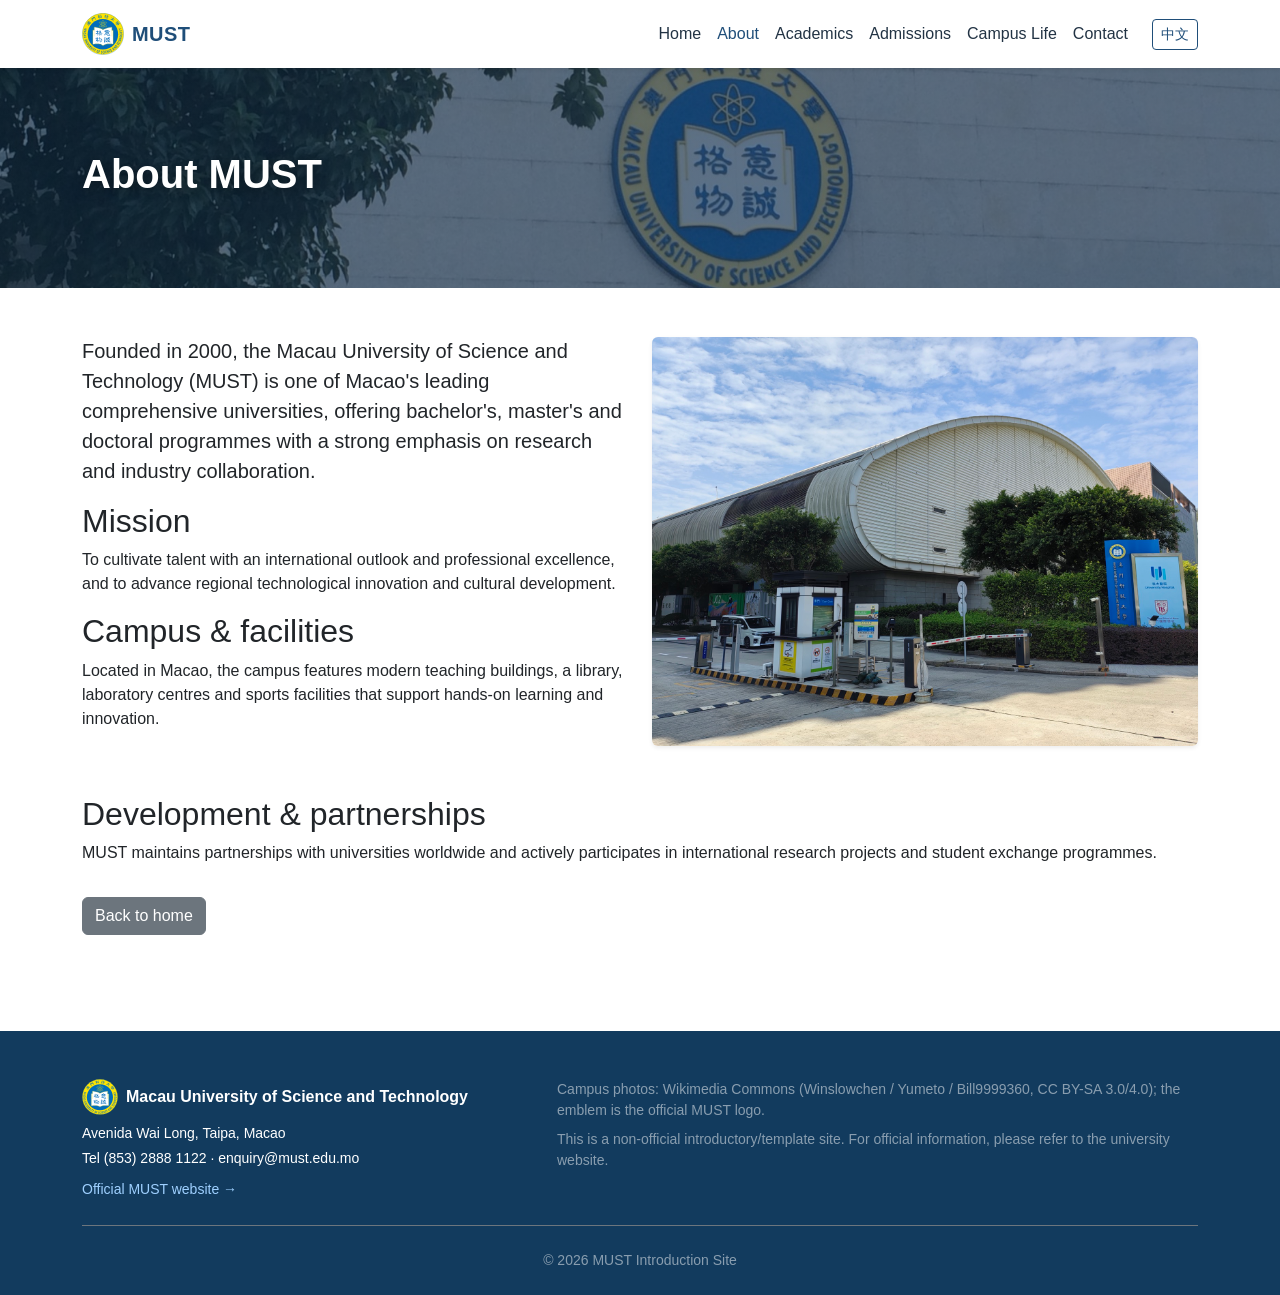
<file: en/about.html>
<!doctype html>
<html lang="en">
  <head>
    <meta charset="utf-8">
    <meta name="viewport" content="width=device-width, initial-scale=1">
    <title>About — Macau University of Science and Technology</title>
    <link href="https://cdn.jsdelivr.net/npm/bootstrap@5.3.2/dist/css/bootstrap.min.css" rel="stylesheet">
    <link rel="stylesheet" href="../assets/css/style.css">
  </head>
  <body>
    
    <nav class="navbar navbar-expand-lg navbar-light bg-white shadow-sm sticky-top">
      <div class="container">
        <a class="navbar-brand d-flex align-items-center" href="index.html">
          <img src="../assets/img/logo.svg" alt="澳门科技大学 Macau University of Science and Technology" class="navbar-logo me-2">
          <span class="brand-text">MUST</span>
        </a>
        <button class="navbar-toggler" type="button" data-bs-toggle="collapse" data-bs-target="#navmenu" aria-label="Toggle navigation">
          <span class="navbar-toggler-icon"></span>
        </button>
        <div class="collapse navbar-collapse" id="navmenu">
          <ul class="navbar-nav ms-auto align-items-lg-center"><li class="nav-item"><a class="nav-link" href="index.html">Home</a></li><li class="nav-item"><a class="nav-link active" href="about.html">About</a></li><li class="nav-item"><a class="nav-link" href="academics.html">Academics</a></li><li class="nav-item"><a class="nav-link" href="admissions.html">Admissions</a></li><li class="nav-item"><a class="nav-link" href="life.html">Campus Life</a></li><li class="nav-item"><a class="nav-link" href="contact.html">Contact</a></li></ul>
          <a class="btn btn-sm btn-outline-primary ms-lg-3 mt-2 mt-lg-0 lang-toggle" href="../about.html">中文</a>
        </div>
      </div>
    </nav>
    
    <header class="page-hero d-flex align-items-center" style="background-image:linear-gradient(rgba(15,42,70,.6),rgba(15,42,70,.6)),url('../assets/img/campus-main.jpg');">
      <div class="container text-white py-5"><h1 class="fw-bold">About MUST</h1></div>
    </header>
    <main class="container my-5">
      <div class="row g-4 align-items-center">
        <div class="col-lg-6">
          <p class="lead">Founded in 2000, the Macau University of Science and Technology (MUST) is one of Macao's leading comprehensive universities, offering bachelor's, master's and doctoral programmes with a strong emphasis on research and industry collaboration.</p>
          <h2>Mission</h2>
          <p>To cultivate talent with an international outlook and professional excellence, and to advance regional technological innovation and cultural development.</p>
          <h2>Campus & facilities</h2>
          <p>Located in Macao, the campus features modern teaching buildings, a library, laboratory centres and sports facilities that support hands-on learning and innovation.</p>
        </div>
        <div class="col-lg-6"><img src="../assets/img/campus-campus.jpg" alt="Campus view" class="img-fluid rounded shadow-sm"></div>
      </div>
      <h2 class="mt-5">Development & partnerships</h2>
      <p>MUST maintains partnerships with universities worldwide and actively participates in international research projects and student exchange programmes.</p>
      <a class="btn btn-secondary mt-3" href="index.html">Back to home</a>
    </main>
    
    <footer class="site-footer text-white pt-5 pb-4 mt-5">
      <div class="container">
        <div class="row">
          <div class="col-md-5 mb-4 mb-md-0">
            <div class="d-flex align-items-center mb-2">
              <img src="../assets/img/logo.svg" alt="MUST" class="footer-logo me-2">
              <span class="fw-semibold">Macau University of Science and Technology</span>
            </div>
            <p class="small mb-1">Avenida Wai Long, Taipa, Macao</p>
            <p class="small mb-2">Tel (853) 2888 1122 · enquiry@must.edu.mo</p>
            <a class="small" href="https://www.must.edu.mo/" target="_blank" rel="noopener">Official MUST website →</a>
          </div>
          <div class="col-md-7">
            <p class="small text-white-50 mb-2">Campus photos: Wikimedia Commons (Winslowchen / Yumeto / Bill9999360, CC BY-SA 3.0/4.0); the emblem is the official MUST logo.</p>
            <p class="small text-white-50 mb-0">This is a non-official introductory/template site. For official information, please refer to the university website.</p>
          </div>
        </div>
        <div class="text-center small text-white-50 pt-4 mt-4 border-top border-secondary">
          © 2026 MUST Introduction Site
        </div>
      </div>
    </footer>
    <script src="https://cdn.jsdelivr.net/npm/bootstrap@5.3.2/dist/js/bootstrap.bundle.min.js"></script>
  </body>
</html>
</file>
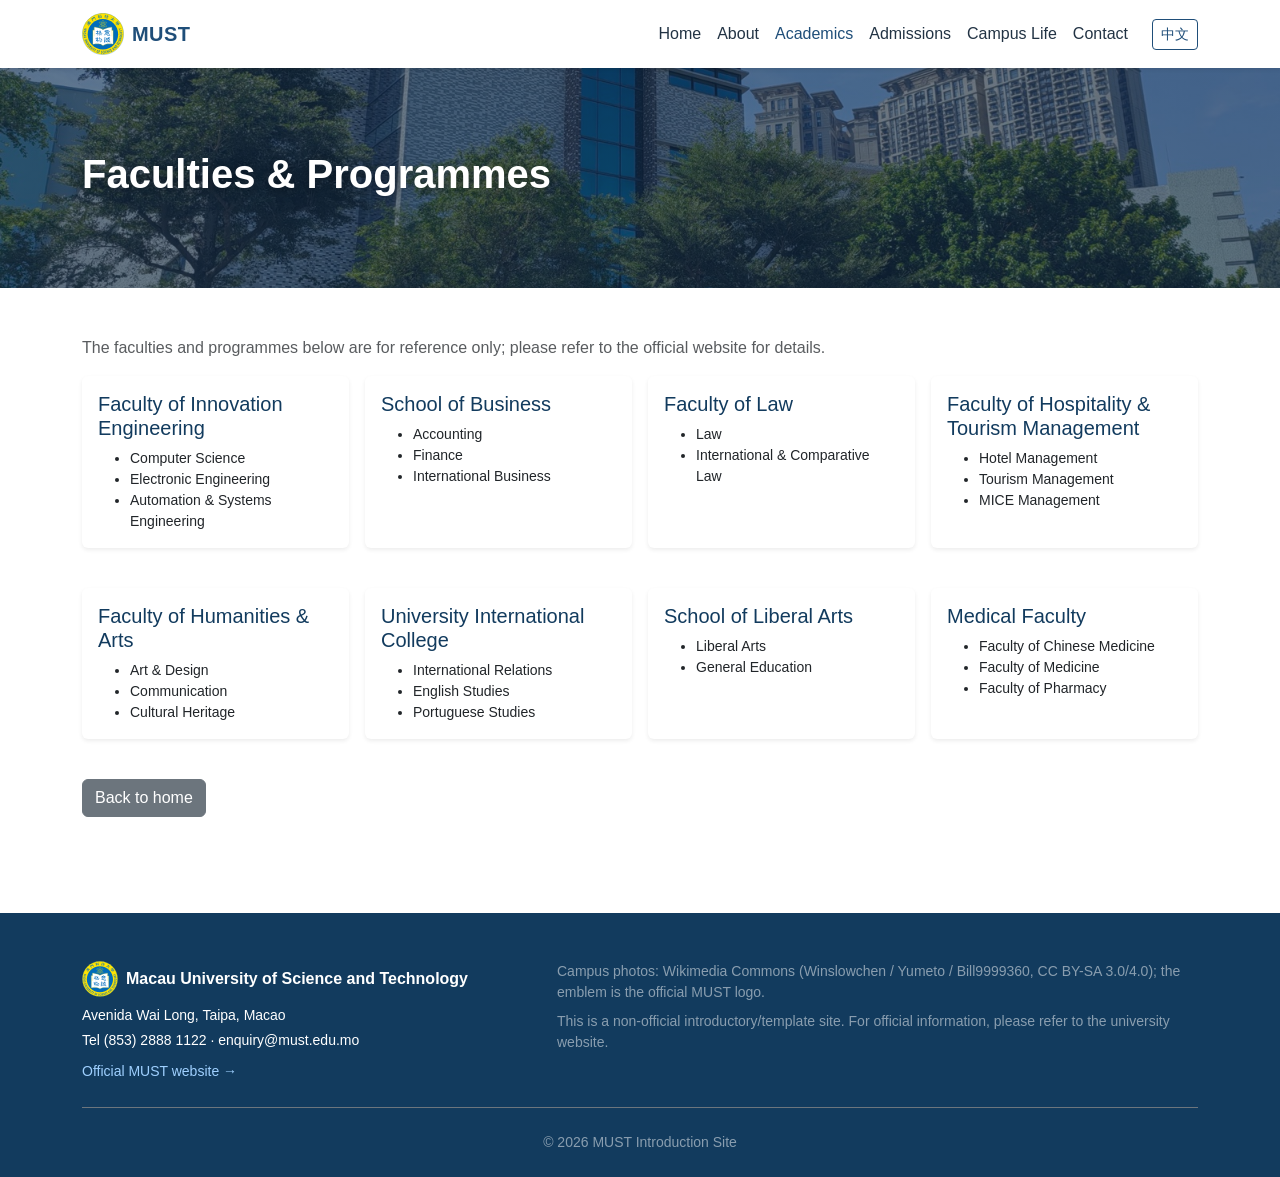
<file: en/academics.html>
<!doctype html>
<html lang="en">
  <head>
    <meta charset="utf-8">
    <meta name="viewport" content="width=device-width, initial-scale=1">
    <title>Academics — Macau University of Science and Technology</title>
    <link href="https://cdn.jsdelivr.net/npm/bootstrap@5.3.2/dist/css/bootstrap.min.css" rel="stylesheet">
    <link rel="stylesheet" href="../assets/css/style.css">
  </head>
  <body>
    
    <nav class="navbar navbar-expand-lg navbar-light bg-white shadow-sm sticky-top">
      <div class="container">
        <a class="navbar-brand d-flex align-items-center" href="index.html">
          <img src="../assets/img/logo.svg" alt="澳门科技大学 Macau University of Science and Technology" class="navbar-logo me-2">
          <span class="brand-text">MUST</span>
        </a>
        <button class="navbar-toggler" type="button" data-bs-toggle="collapse" data-bs-target="#navmenu" aria-label="Toggle navigation">
          <span class="navbar-toggler-icon"></span>
        </button>
        <div class="collapse navbar-collapse" id="navmenu">
          <ul class="navbar-nav ms-auto align-items-lg-center"><li class="nav-item"><a class="nav-link" href="index.html">Home</a></li><li class="nav-item"><a class="nav-link" href="about.html">About</a></li><li class="nav-item"><a class="nav-link active" href="academics.html">Academics</a></li><li class="nav-item"><a class="nav-link" href="admissions.html">Admissions</a></li><li class="nav-item"><a class="nav-link" href="life.html">Campus Life</a></li><li class="nav-item"><a class="nav-link" href="contact.html">Contact</a></li></ul>
          <a class="btn btn-sm btn-outline-primary ms-lg-3 mt-2 mt-lg-0 lang-toggle" href="../academics.html">中文</a>
        </div>
      </div>
    </nav>
    
    <header class="page-hero d-flex align-items-center" style="background-image:linear-gradient(rgba(15,42,70,.6),rgba(15,42,70,.6)),url('../assets/img/campus-library.jpg');">
      <div class="container text-white py-5"><h1 class="fw-bold">Faculties & Programmes</h1></div>
    </header>
    <main class="container my-5">
      <p class="text-muted">The faculties and programmes below are for reference only; please refer to the official website for details.</p>
      <div class="row g-3"><div class="col-md-6 col-lg-3 mb-4"><div class="card h-100 border-0 shadow-sm"><div class="card-body"><h5 class="card-title">Faculty of Innovation Engineering</h5><ul class="small mb-0"><li>Computer Science</li><li>Electronic Engineering</li><li>Automation & Systems Engineering</li></ul></div></div></div><div class="col-md-6 col-lg-3 mb-4"><div class="card h-100 border-0 shadow-sm"><div class="card-body"><h5 class="card-title">School of Business</h5><ul class="small mb-0"><li>Accounting</li><li>Finance</li><li>International Business</li></ul></div></div></div><div class="col-md-6 col-lg-3 mb-4"><div class="card h-100 border-0 shadow-sm"><div class="card-body"><h5 class="card-title">Faculty of Law</h5><ul class="small mb-0"><li>Law</li><li>International & Comparative Law</li></ul></div></div></div><div class="col-md-6 col-lg-3 mb-4"><div class="card h-100 border-0 shadow-sm"><div class="card-body"><h5 class="card-title">Faculty of Hospitality & Tourism Management</h5><ul class="small mb-0"><li>Hotel Management</li><li>Tourism Management</li><li>MICE Management</li></ul></div></div></div><div class="col-md-6 col-lg-3 mb-4"><div class="card h-100 border-0 shadow-sm"><div class="card-body"><h5 class="card-title">Faculty of Humanities & Arts</h5><ul class="small mb-0"><li>Art & Design</li><li>Communication</li><li>Cultural Heritage</li></ul></div></div></div><div class="col-md-6 col-lg-3 mb-4"><div class="card h-100 border-0 shadow-sm"><div class="card-body"><h5 class="card-title">University International College</h5><ul class="small mb-0"><li>International Relations</li><li>English Studies</li><li>Portuguese Studies</li></ul></div></div></div><div class="col-md-6 col-lg-3 mb-4"><div class="card h-100 border-0 shadow-sm"><div class="card-body"><h5 class="card-title">School of Liberal Arts</h5><ul class="small mb-0"><li>Liberal Arts</li><li>General Education</li></ul></div></div></div><div class="col-md-6 col-lg-3 mb-4"><div class="card h-100 border-0 shadow-sm"><div class="card-body"><h5 class="card-title">Medical Faculty</h5><ul class="small mb-0"><li>Faculty of Chinese Medicine</li><li>Faculty of Medicine</li><li>Faculty of Pharmacy</li></ul></div></div></div></div>
      <a class="btn btn-secondary mt-3" href="index.html">Back to home</a>
    </main>
    
    <footer class="site-footer text-white pt-5 pb-4 mt-5">
      <div class="container">
        <div class="row">
          <div class="col-md-5 mb-4 mb-md-0">
            <div class="d-flex align-items-center mb-2">
              <img src="../assets/img/logo.svg" alt="MUST" class="footer-logo me-2">
              <span class="fw-semibold">Macau University of Science and Technology</span>
            </div>
            <p class="small mb-1">Avenida Wai Long, Taipa, Macao</p>
            <p class="small mb-2">Tel (853) 2888 1122 · enquiry@must.edu.mo</p>
            <a class="small" href="https://www.must.edu.mo/" target="_blank" rel="noopener">Official MUST website →</a>
          </div>
          <div class="col-md-7">
            <p class="small text-white-50 mb-2">Campus photos: Wikimedia Commons (Winslowchen / Yumeto / Bill9999360, CC BY-SA 3.0/4.0); the emblem is the official MUST logo.</p>
            <p class="small text-white-50 mb-0">This is a non-official introductory/template site. For official information, please refer to the university website.</p>
          </div>
        </div>
        <div class="text-center small text-white-50 pt-4 mt-4 border-top border-secondary">
          © 2026 MUST Introduction Site
        </div>
      </div>
    </footer>
    <script src="https://cdn.jsdelivr.net/npm/bootstrap@5.3.2/dist/js/bootstrap.bundle.min.js"></script>
  </body>
</html>
</file>
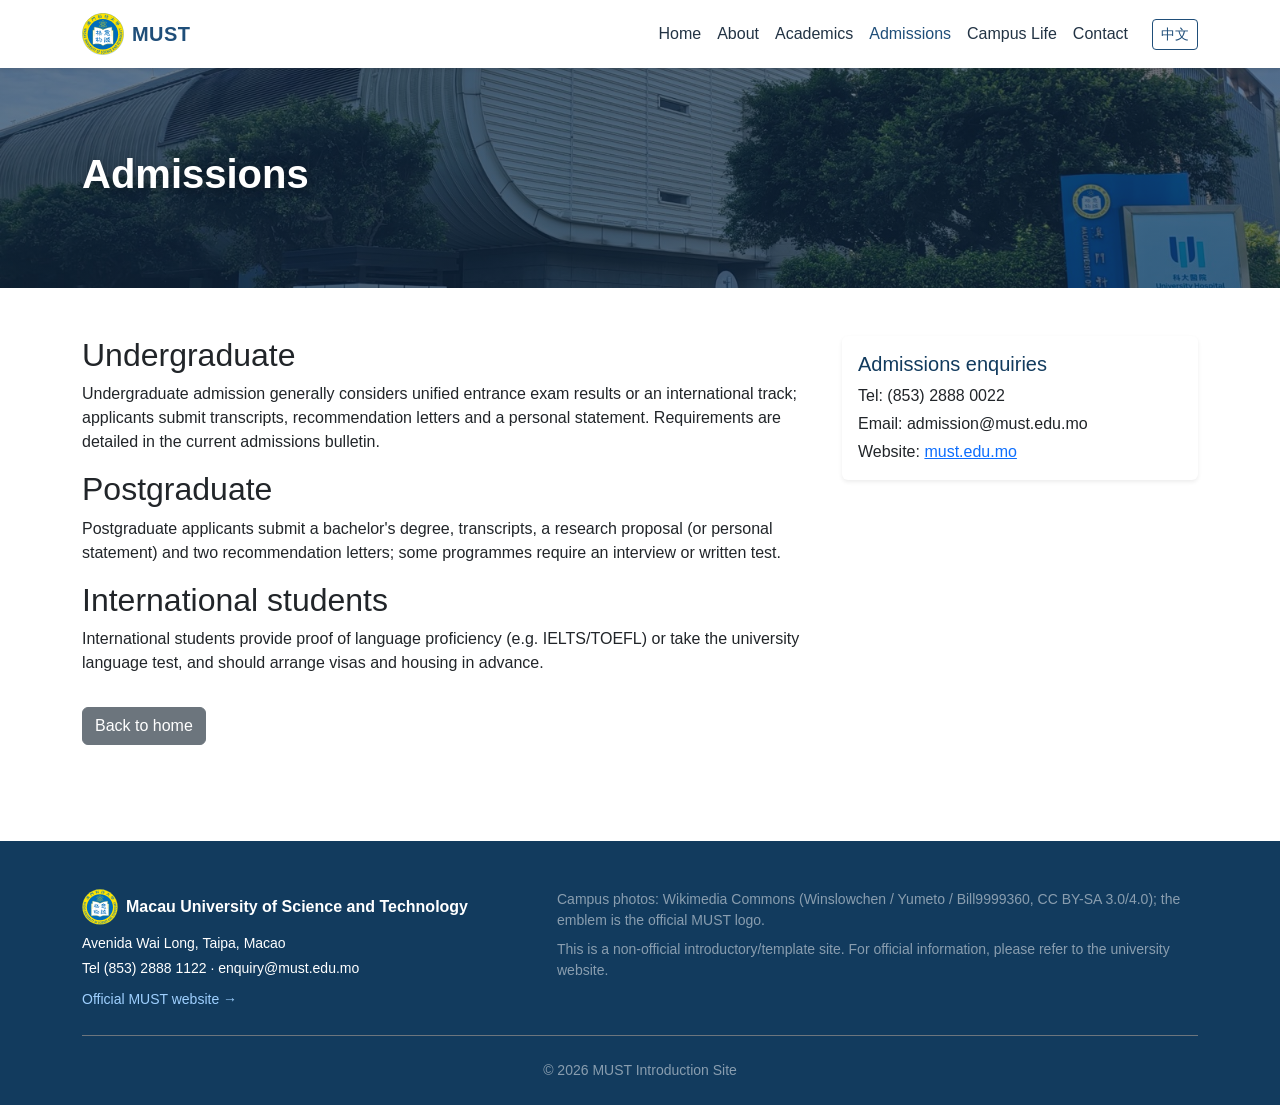
<file: en/admissions.html>
<!doctype html>
<html lang="en">
  <head>
    <meta charset="utf-8">
    <meta name="viewport" content="width=device-width, initial-scale=1">
    <title>Admissions — Macau University of Science and Technology</title>
    <link href="https://cdn.jsdelivr.net/npm/bootstrap@5.3.2/dist/css/bootstrap.min.css" rel="stylesheet">
    <link rel="stylesheet" href="../assets/css/style.css">
  </head>
  <body>
    
    <nav class="navbar navbar-expand-lg navbar-light bg-white shadow-sm sticky-top">
      <div class="container">
        <a class="navbar-brand d-flex align-items-center" href="index.html">
          <img src="../assets/img/logo.svg" alt="澳门科技大学 Macau University of Science and Technology" class="navbar-logo me-2">
          <span class="brand-text">MUST</span>
        </a>
        <button class="navbar-toggler" type="button" data-bs-toggle="collapse" data-bs-target="#navmenu" aria-label="Toggle navigation">
          <span class="navbar-toggler-icon"></span>
        </button>
        <div class="collapse navbar-collapse" id="navmenu">
          <ul class="navbar-nav ms-auto align-items-lg-center"><li class="nav-item"><a class="nav-link" href="index.html">Home</a></li><li class="nav-item"><a class="nav-link" href="about.html">About</a></li><li class="nav-item"><a class="nav-link" href="academics.html">Academics</a></li><li class="nav-item"><a class="nav-link active" href="admissions.html">Admissions</a></li><li class="nav-item"><a class="nav-link" href="life.html">Campus Life</a></li><li class="nav-item"><a class="nav-link" href="contact.html">Contact</a></li></ul>
          <a class="btn btn-sm btn-outline-primary ms-lg-3 mt-2 mt-lg-0 lang-toggle" href="../admissions.html">中文</a>
        </div>
      </div>
    </nav>
    
    <header class="page-hero d-flex align-items-center" style="background-image:linear-gradient(rgba(15,42,70,.6),rgba(15,42,70,.6)),url('../assets/img/campus-campus.jpg');">
      <div class="container text-white py-5"><h1 class="fw-bold">Admissions</h1></div>
    </header>
    <main class="container my-5">
      <div class="row g-4">
        <div class="col-lg-8">
          <h2>Undergraduate</h2>
          <p>Undergraduate admission generally considers unified entrance exam results or an international track; applicants submit transcripts, recommendation letters and a personal statement. Requirements are detailed in the current admissions bulletin.</p>
          <h2>Postgraduate</h2>
          <p>Postgraduate applicants submit a bachelor's degree, transcripts, a research proposal (or personal statement) and two recommendation letters; some programmes require an interview or written test.</p>
          <h2>International students</h2>
          <p>International students provide proof of language proficiency (e.g. IELTS/TOEFL) or take the university language test, and should arrange visas and housing in advance.</p>
        </div>
        <div class="col-lg-4">
          <div class="card border-0 shadow-sm"><div class="card-body">
            <h5 class="card-title">Admissions enquiries</h5>
            <p class="mb-1">Tel: (853) 2888 0022</p>
            <p class="mb-1">Email: admission@must.edu.mo</p>
            <p class="mb-0">Website: <a href="https://www.must.edu.mo/" target="_blank" rel="noopener">must.edu.mo</a></p>
          </div></div>
        </div>
      </div>
      <a class="btn btn-secondary mt-3" href="index.html">Back to home</a>
    </main>
    
    <footer class="site-footer text-white pt-5 pb-4 mt-5">
      <div class="container">
        <div class="row">
          <div class="col-md-5 mb-4 mb-md-0">
            <div class="d-flex align-items-center mb-2">
              <img src="../assets/img/logo.svg" alt="MUST" class="footer-logo me-2">
              <span class="fw-semibold">Macau University of Science and Technology</span>
            </div>
            <p class="small mb-1">Avenida Wai Long, Taipa, Macao</p>
            <p class="small mb-2">Tel (853) 2888 1122 · enquiry@must.edu.mo</p>
            <a class="small" href="https://www.must.edu.mo/" target="_blank" rel="noopener">Official MUST website →</a>
          </div>
          <div class="col-md-7">
            <p class="small text-white-50 mb-2">Campus photos: Wikimedia Commons (Winslowchen / Yumeto / Bill9999360, CC BY-SA 3.0/4.0); the emblem is the official MUST logo.</p>
            <p class="small text-white-50 mb-0">This is a non-official introductory/template site. For official information, please refer to the university website.</p>
          </div>
        </div>
        <div class="text-center small text-white-50 pt-4 mt-4 border-top border-secondary">
          © 2026 MUST Introduction Site
        </div>
      </div>
    </footer>
    <script src="https://cdn.jsdelivr.net/npm/bootstrap@5.3.2/dist/js/bootstrap.bundle.min.js"></script>
  </body>
</html>
</file>
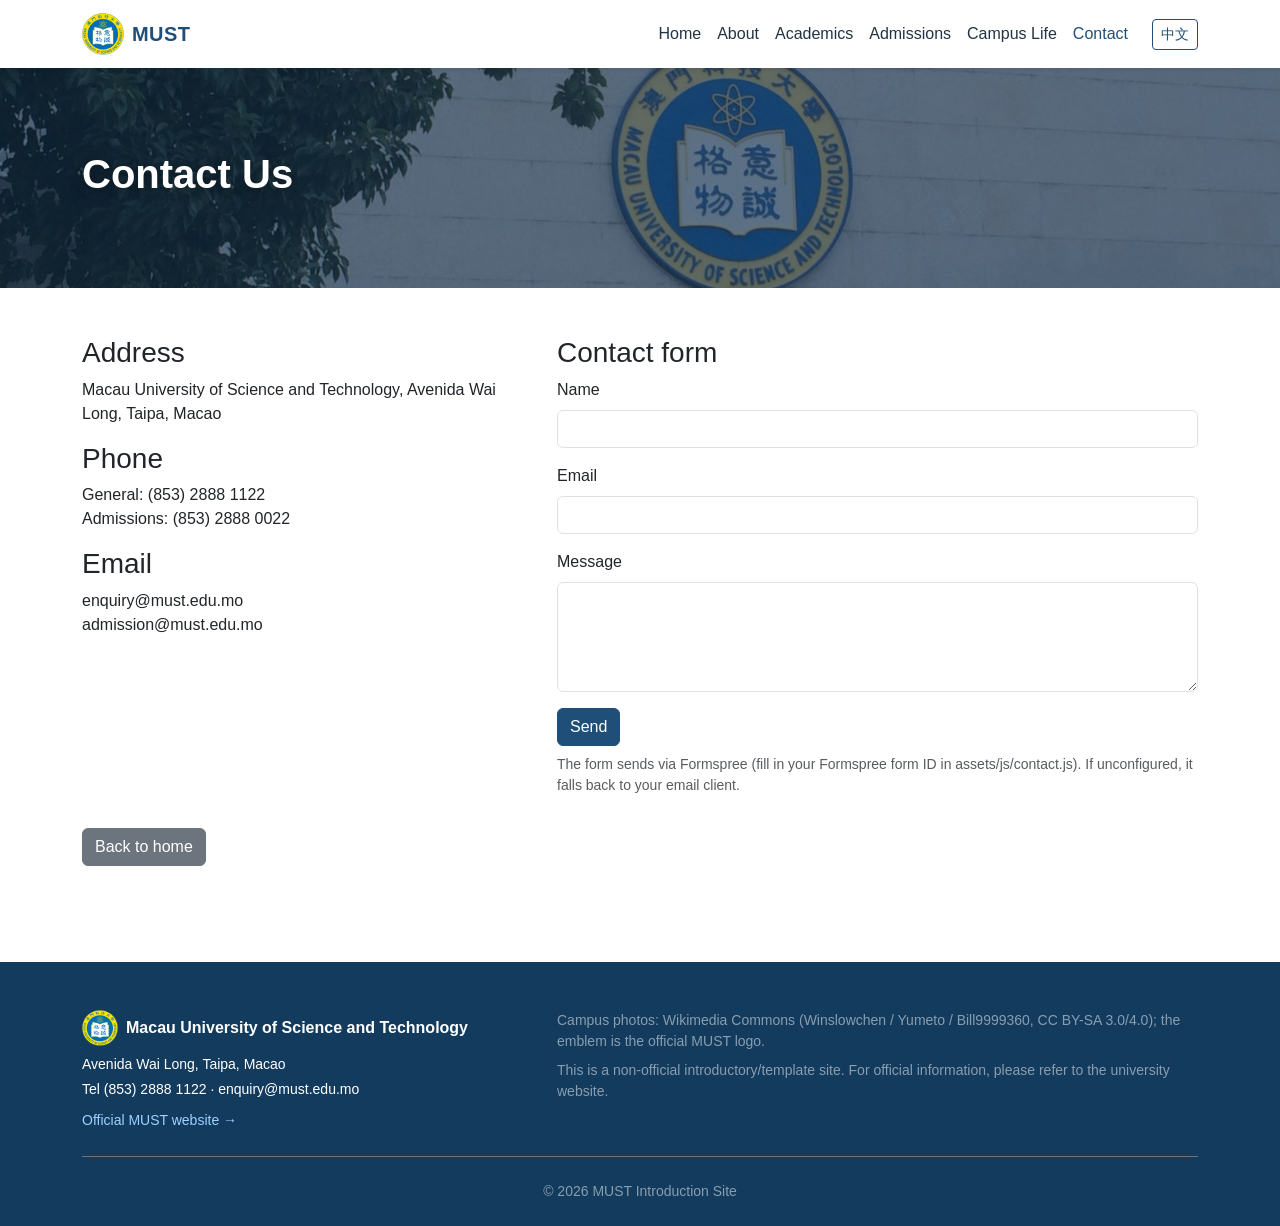
<file: en/contact.html>
<!doctype html>
<html lang="en">
  <head>
    <meta charset="utf-8">
    <meta name="viewport" content="width=device-width, initial-scale=1">
    <title>Contact — Macau University of Science and Technology</title>
    <link href="https://cdn.jsdelivr.net/npm/bootstrap@5.3.2/dist/css/bootstrap.min.css" rel="stylesheet">
    <link rel="stylesheet" href="../assets/css/style.css">
  </head>
  <body>
    
    <nav class="navbar navbar-expand-lg navbar-light bg-white shadow-sm sticky-top">
      <div class="container">
        <a class="navbar-brand d-flex align-items-center" href="index.html">
          <img src="../assets/img/logo.svg" alt="澳门科技大学 Macau University of Science and Technology" class="navbar-logo me-2">
          <span class="brand-text">MUST</span>
        </a>
        <button class="navbar-toggler" type="button" data-bs-toggle="collapse" data-bs-target="#navmenu" aria-label="Toggle navigation">
          <span class="navbar-toggler-icon"></span>
        </button>
        <div class="collapse navbar-collapse" id="navmenu">
          <ul class="navbar-nav ms-auto align-items-lg-center"><li class="nav-item"><a class="nav-link" href="index.html">Home</a></li><li class="nav-item"><a class="nav-link" href="about.html">About</a></li><li class="nav-item"><a class="nav-link" href="academics.html">Academics</a></li><li class="nav-item"><a class="nav-link" href="admissions.html">Admissions</a></li><li class="nav-item"><a class="nav-link" href="life.html">Campus Life</a></li><li class="nav-item"><a class="nav-link active" href="contact.html">Contact</a></li></ul>
          <a class="btn btn-sm btn-outline-primary ms-lg-3 mt-2 mt-lg-0 lang-toggle" href="../contact.html">中文</a>
        </div>
      </div>
    </nav>
    
    <header class="page-hero d-flex align-items-center" style="background-image:linear-gradient(rgba(15,42,70,.6),rgba(15,42,70,.6)),url('../assets/img/campus-main.jpg');">
      <div class="container text-white py-5"><h1 class="fw-bold">Contact Us</h1></div>
    </header>
    <main class="container my-5">
      <div class="row g-4">
        <div class="col-md-5">
          <h3>Address</h3>
          <p>Macau University of Science and Technology, Avenida Wai Long, Taipa, Macao</p>
          <h3>Phone</h3>
          <p>General: (853) 2888 1122<br>Admissions: (853) 2888 0022</p>
          <h3>Email</h3>
          <p>enquiry@must.edu.mo<br>admission@must.edu.mo</p>
        </div>
        <div class="col-md-7">
          <h3>Contact form</h3>
          
    <form id="contactForm"
          action="https://formspree.io/f/YOUR_FORM_ID" method="POST"
          data-mailto="enquiry@must.edu.mo"
          data-subject="MUST website enquiry"
          data-sending="Sending…"
          data-success="Thank you! Your message has been received and we will get back to you soon."
          data-error="Sending failed. Please try again later, or email enquiry@must.edu.mo directly."
          data-submit="Send">
      <input type="text" name="_gotcha" style="display:none" tabindex="-1" autocomplete="off">
      <div class="mb-3">
        <label class="form-label" for="name">Name</label>
        <input class="form-control" id="name" name="name" required>
      </div>
      <div class="mb-3">
        <label class="form-label" for="email">Email</label>
        <input class="form-control" id="email" name="email" type="email" required>
      </div>
      <div class="mb-3">
        <label class="form-label" for="message">Message</label>
        <textarea class="form-control" id="message" name="message" rows="4" required></textarea>
      </div>
      <button class="btn btn-primary" type="submit" id="submitBtn">Send</button>
      <div id="formAlert" class="mt-3" style="display:none;"></div>
    </form>
          <p class="mt-2 small text-muted">The form sends via Formspree (fill in your Formspree form ID in assets/js/contact.js). If unconfigured, it falls back to your email client.</p>
        </div>
      </div>
      <a class="btn btn-secondary mt-3" href="index.html">Back to home</a>
    </main>
    <script src="../assets/js/contact.js"></script>
    
    <footer class="site-footer text-white pt-5 pb-4 mt-5">
      <div class="container">
        <div class="row">
          <div class="col-md-5 mb-4 mb-md-0">
            <div class="d-flex align-items-center mb-2">
              <img src="../assets/img/logo.svg" alt="MUST" class="footer-logo me-2">
              <span class="fw-semibold">Macau University of Science and Technology</span>
            </div>
            <p class="small mb-1">Avenida Wai Long, Taipa, Macao</p>
            <p class="small mb-2">Tel (853) 2888 1122 · enquiry@must.edu.mo</p>
            <a class="small" href="https://www.must.edu.mo/" target="_blank" rel="noopener">Official MUST website →</a>
          </div>
          <div class="col-md-7">
            <p class="small text-white-50 mb-2">Campus photos: Wikimedia Commons (Winslowchen / Yumeto / Bill9999360, CC BY-SA 3.0/4.0); the emblem is the official MUST logo.</p>
            <p class="small text-white-50 mb-0">This is a non-official introductory/template site. For official information, please refer to the university website.</p>
          </div>
        </div>
        <div class="text-center small text-white-50 pt-4 mt-4 border-top border-secondary">
          © 2026 MUST Introduction Site
        </div>
      </div>
    </footer>
    <script src="https://cdn.jsdelivr.net/npm/bootstrap@5.3.2/dist/js/bootstrap.bundle.min.js"></script>
  </body>
</html>
</file>
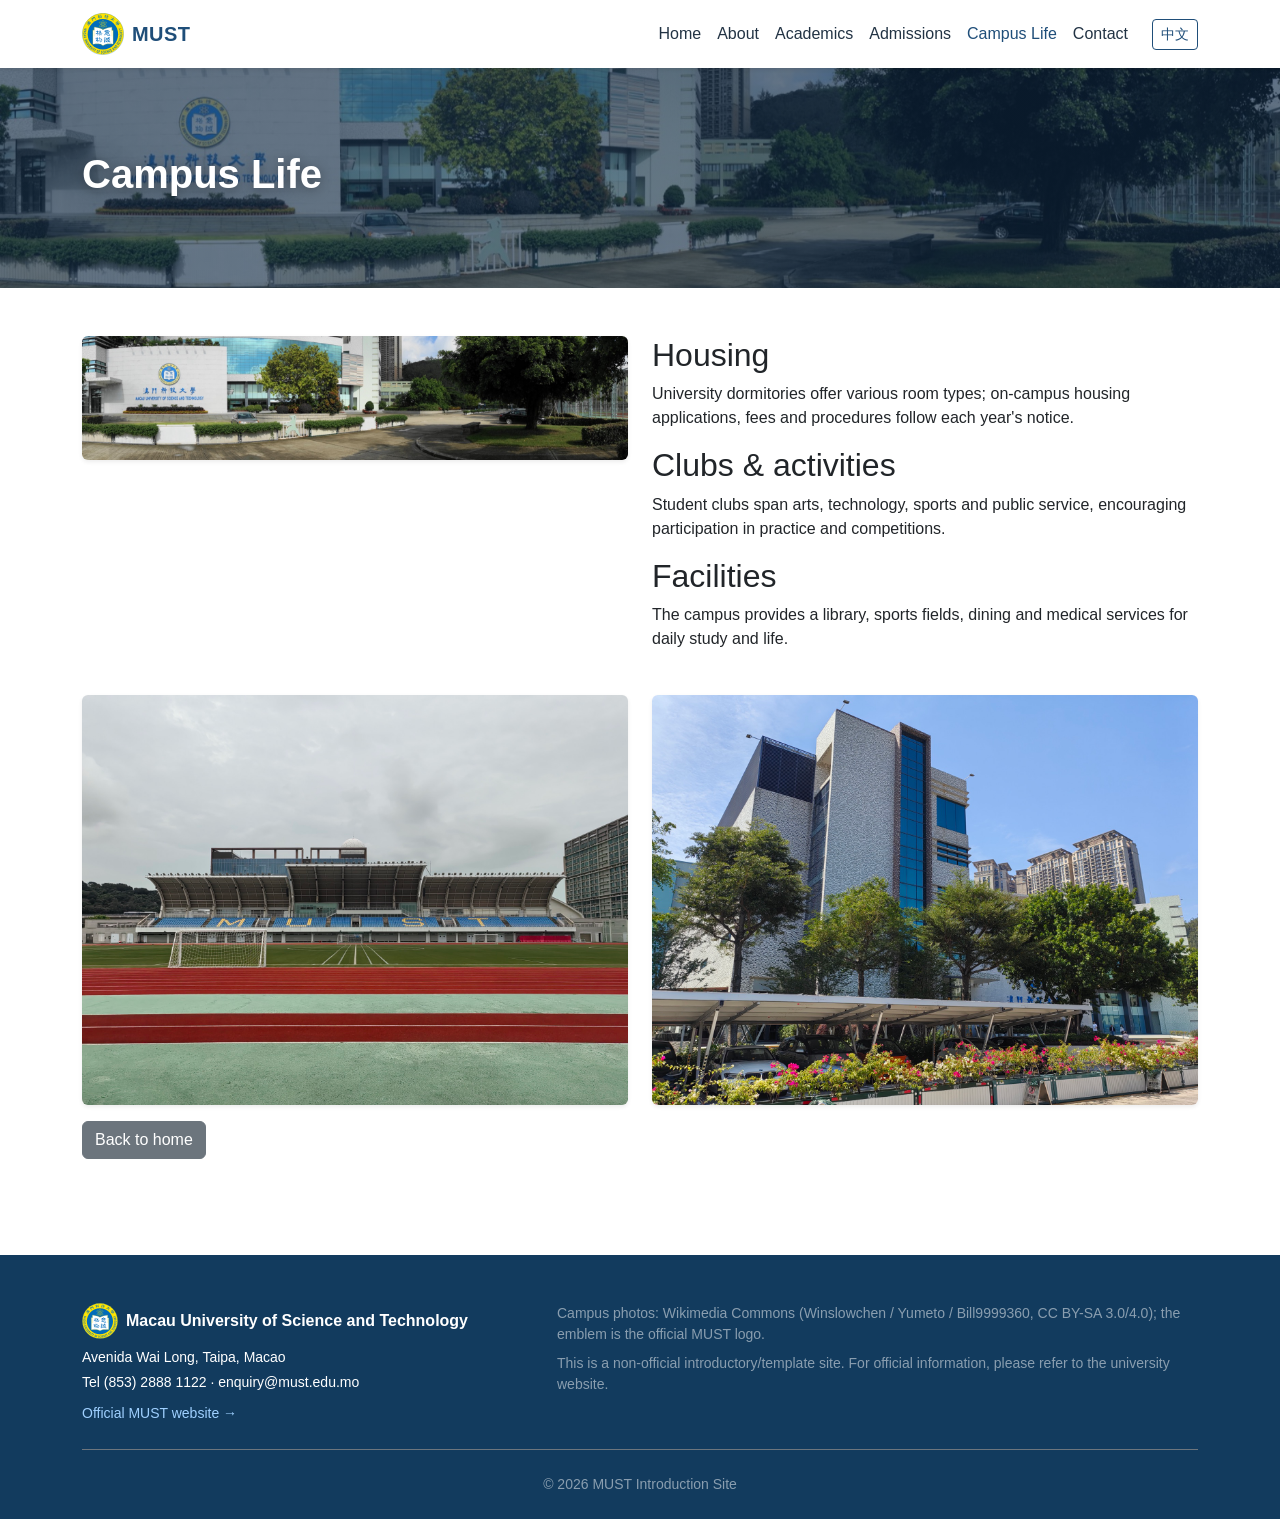
<file: en/life.html>
<!doctype html>
<html lang="en">
  <head>
    <meta charset="utf-8">
    <meta name="viewport" content="width=device-width, initial-scale=1">
    <title>Campus Life — Macau University of Science and Technology</title>
    <link href="https://cdn.jsdelivr.net/npm/bootstrap@5.3.2/dist/css/bootstrap.min.css" rel="stylesheet">
    <link rel="stylesheet" href="../assets/css/style.css">
  </head>
  <body>
    
    <nav class="navbar navbar-expand-lg navbar-light bg-white shadow-sm sticky-top">
      <div class="container">
        <a class="navbar-brand d-flex align-items-center" href="index.html">
          <img src="../assets/img/logo.svg" alt="澳门科技大学 Macau University of Science and Technology" class="navbar-logo me-2">
          <span class="brand-text">MUST</span>
        </a>
        <button class="navbar-toggler" type="button" data-bs-toggle="collapse" data-bs-target="#navmenu" aria-label="Toggle navigation">
          <span class="navbar-toggler-icon"></span>
        </button>
        <div class="collapse navbar-collapse" id="navmenu">
          <ul class="navbar-nav ms-auto align-items-lg-center"><li class="nav-item"><a class="nav-link" href="index.html">Home</a></li><li class="nav-item"><a class="nav-link" href="about.html">About</a></li><li class="nav-item"><a class="nav-link" href="academics.html">Academics</a></li><li class="nav-item"><a class="nav-link" href="admissions.html">Admissions</a></li><li class="nav-item"><a class="nav-link active" href="life.html">Campus Life</a></li><li class="nav-item"><a class="nav-link" href="contact.html">Contact</a></li></ul>
          <a class="btn btn-sm btn-outline-primary ms-lg-3 mt-2 mt-lg-0 lang-toggle" href="../life.html">中文</a>
        </div>
      </div>
    </nav>
    
    <header class="page-hero d-flex align-items-center" style="background-image:linear-gradient(rgba(15,42,70,.6),rgba(15,42,70,.6)),url('../assets/img/campus-yard.jpg');">
      <div class="container text-white py-5"><h1 class="fw-bold">Campus Life</h1></div>
    </header>
    <main class="container my-5">
      <div class="row g-4">
        <div class="col-md-6"><img src="../assets/img/campus-yard.jpg" alt="Campus yard" class="img-fluid rounded shadow-sm"></div>
        <div class="col-md-6">
          <h2>Housing</h2>
          <p>University dormitories offer various room types; on-campus housing applications, fees and procedures follow each year's notice.</p>
          <h2>Clubs & activities</h2>
          <p>Student clubs span arts, technology, sports and public service, encouraging participation in practice and competitions.</p>
          <h2>Facilities</h2>
          <p>The campus provides a library, sports fields, dining and medical services for daily study and life.</p>
        </div>
      </div>
      <div class="row g-4 mt-1">
        <div class="col-md-6"><img src="../assets/img/campus-sports.jpg" alt="Sports field" class="img-fluid rounded shadow-sm"></div>
        <div class="col-md-6"><img src="../assets/img/campus-library.jpg" alt="Library" class="img-fluid rounded shadow-sm"></div>
      </div>
      <a class="btn btn-secondary mt-3" href="index.html">Back to home</a>
    </main>
    
    <footer class="site-footer text-white pt-5 pb-4 mt-5">
      <div class="container">
        <div class="row">
          <div class="col-md-5 mb-4 mb-md-0">
            <div class="d-flex align-items-center mb-2">
              <img src="../assets/img/logo.svg" alt="MUST" class="footer-logo me-2">
              <span class="fw-semibold">Macau University of Science and Technology</span>
            </div>
            <p class="small mb-1">Avenida Wai Long, Taipa, Macao</p>
            <p class="small mb-2">Tel (853) 2888 1122 · enquiry@must.edu.mo</p>
            <a class="small" href="https://www.must.edu.mo/" target="_blank" rel="noopener">Official MUST website →</a>
          </div>
          <div class="col-md-7">
            <p class="small text-white-50 mb-2">Campus photos: Wikimedia Commons (Winslowchen / Yumeto / Bill9999360, CC BY-SA 3.0/4.0); the emblem is the official MUST logo.</p>
            <p class="small text-white-50 mb-0">This is a non-official introductory/template site. For official information, please refer to the university website.</p>
          </div>
        </div>
        <div class="text-center small text-white-50 pt-4 mt-4 border-top border-secondary">
          © 2026 MUST Introduction Site
        </div>
      </div>
    </footer>
    <script src="https://cdn.jsdelivr.net/npm/bootstrap@5.3.2/dist/js/bootstrap.bundle.min.js"></script>
  </body>
</html>
</file>
<file: assets/css/style.css>
/* =========================================================
   澳门科技大学介绍站 · 自定义样式
   Macau University of Science and Technology — custom styles
   ========================================================= */
:root{
  --must-blue:#1f4e79;
  --must-blue-dark:#123b5e;
  --must-gold:#e8a100;
}
html,body{height:100%;}
body{
  font-family:-apple-system,BlinkMacSystemFont,"Segoe UI",Roboto,"Helvetica Neue",Arial,"Noto Sans SC","PingFang SC","Microsoft YaHei",sans-serif;
  display:flex;
  flex-direction:column;
  min-height:100vh;
}
main{flex:1 0 auto;}

/* 品牌 Logo */
.navbar-logo{height:42px;width:auto;display:block;}
.brand-text{font-weight:700;color:var(--must-blue);letter-spacing:.02em;}
.navbar-light .navbar-nav .nav-link{color:#234;font-weight:500;}
.navbar-light .navbar-nav .nav-link:hover,
.navbar-light .navbar-nav .nav-link.active{color:var(--must-blue);}
.lang-toggle{border-color:var(--must-blue);color:var(--must-blue);}
.lang-toggle:hover{background:var(--must-blue);color:#fff;}

/* Hero 区域 */
.hero,.page-hero{
  background-size:cover;
  background-position:center;
  background-repeat:no-repeat;
}
.hero{min-height:440px;}
.page-hero{min-height:220px;}
.hero h1,.page-hero h1{text-shadow:0 2px 12px rgba(0,0,0,.35);}

/* 主色按钮 */
.btn-primary{background-color:var(--must-blue);border-color:var(--must-blue);}
.btn-primary:hover,.btn-primary:focus{background-color:var(--must-blue-dark);border-color:var(--must-blue-dark);}
.btn-outline-primary{color:var(--must-blue);border-color:var(--must-blue);}
.btn-outline-primary:hover{background:var(--must-blue);border-color:var(--must-blue);}

/* 卡片 */
.card{transition:transform .15s ease, box-shadow .15s ease;}
.card:hover{transform:translateY(-3px);}
.card-title{color:var(--must-blue-dark);}

/* 页脚 */
.site-footer{background-color:var(--must-blue-dark);}
.footer-logo{height:36px;width:auto;}
.site-footer a{color:#9fd0ff;text-decoration:none;}
.site-footer a:hover{color:#fff;text-decoration:underline;}
</file>
